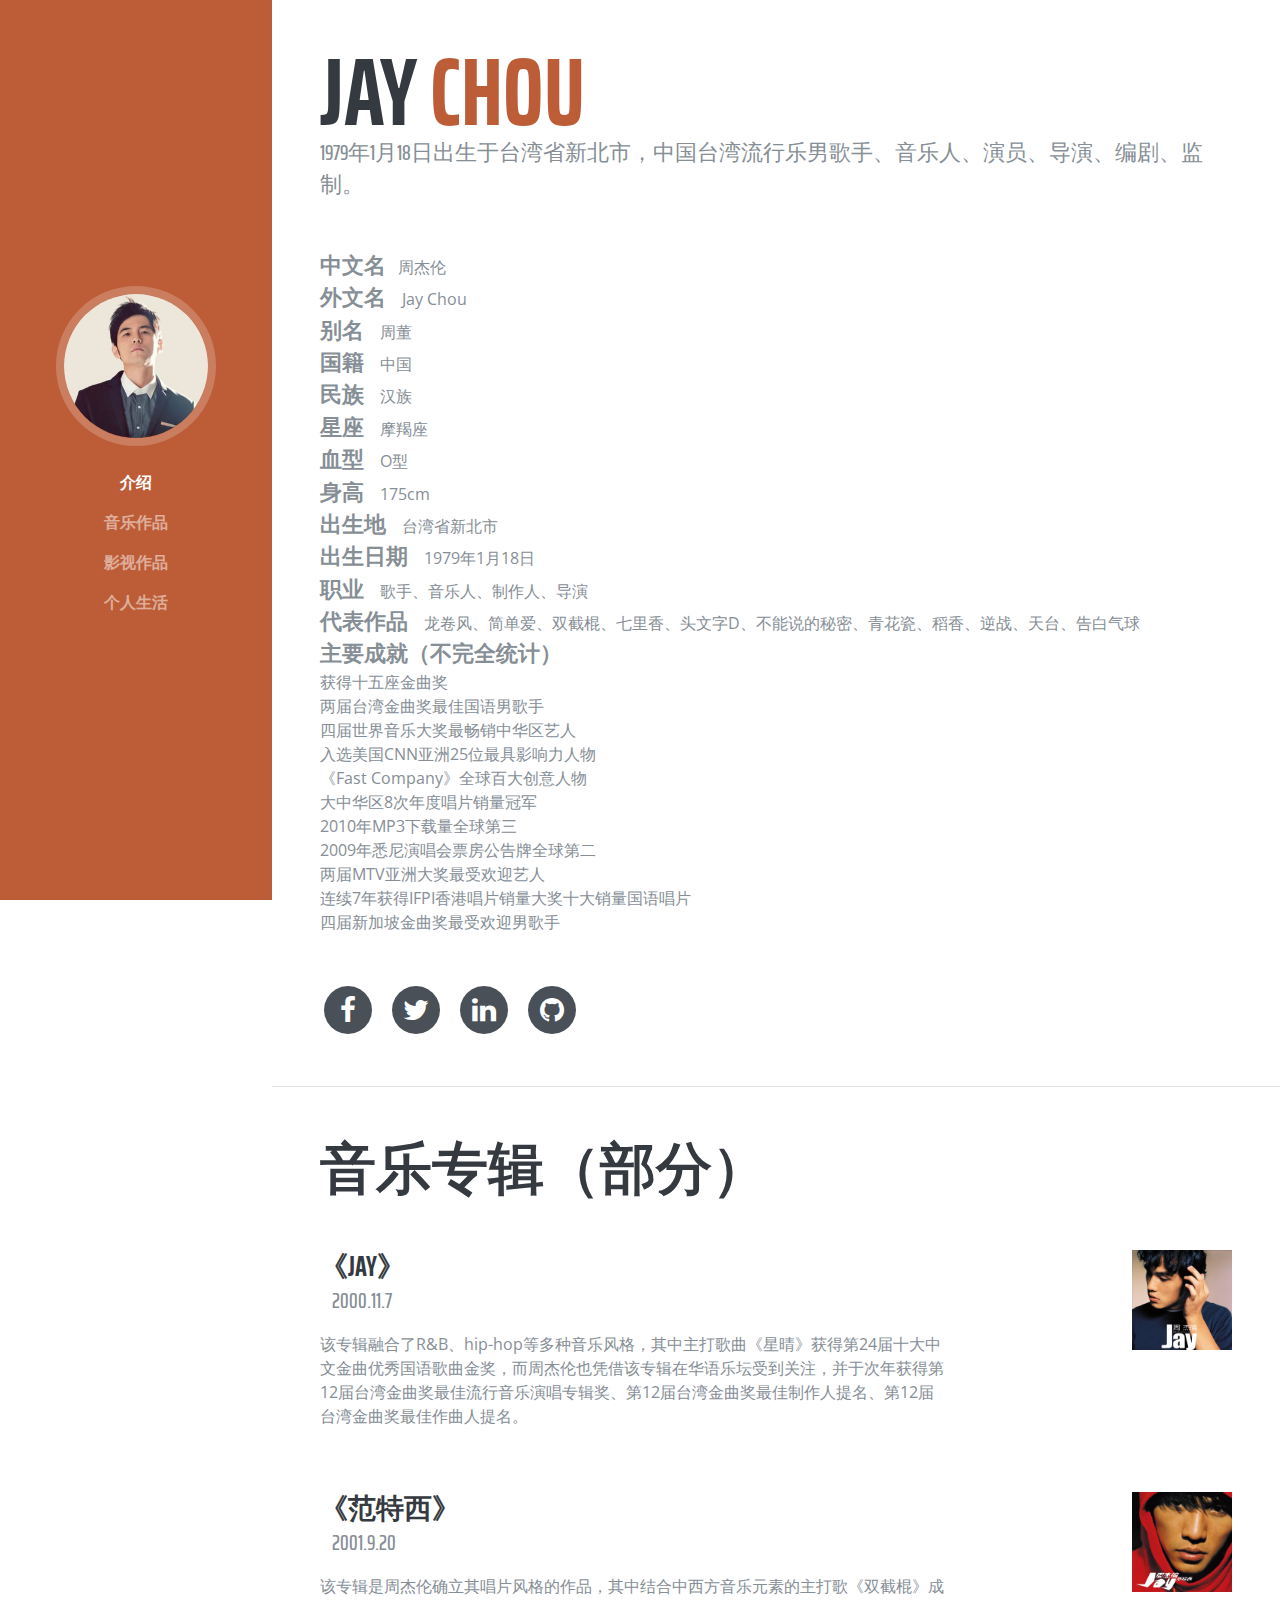
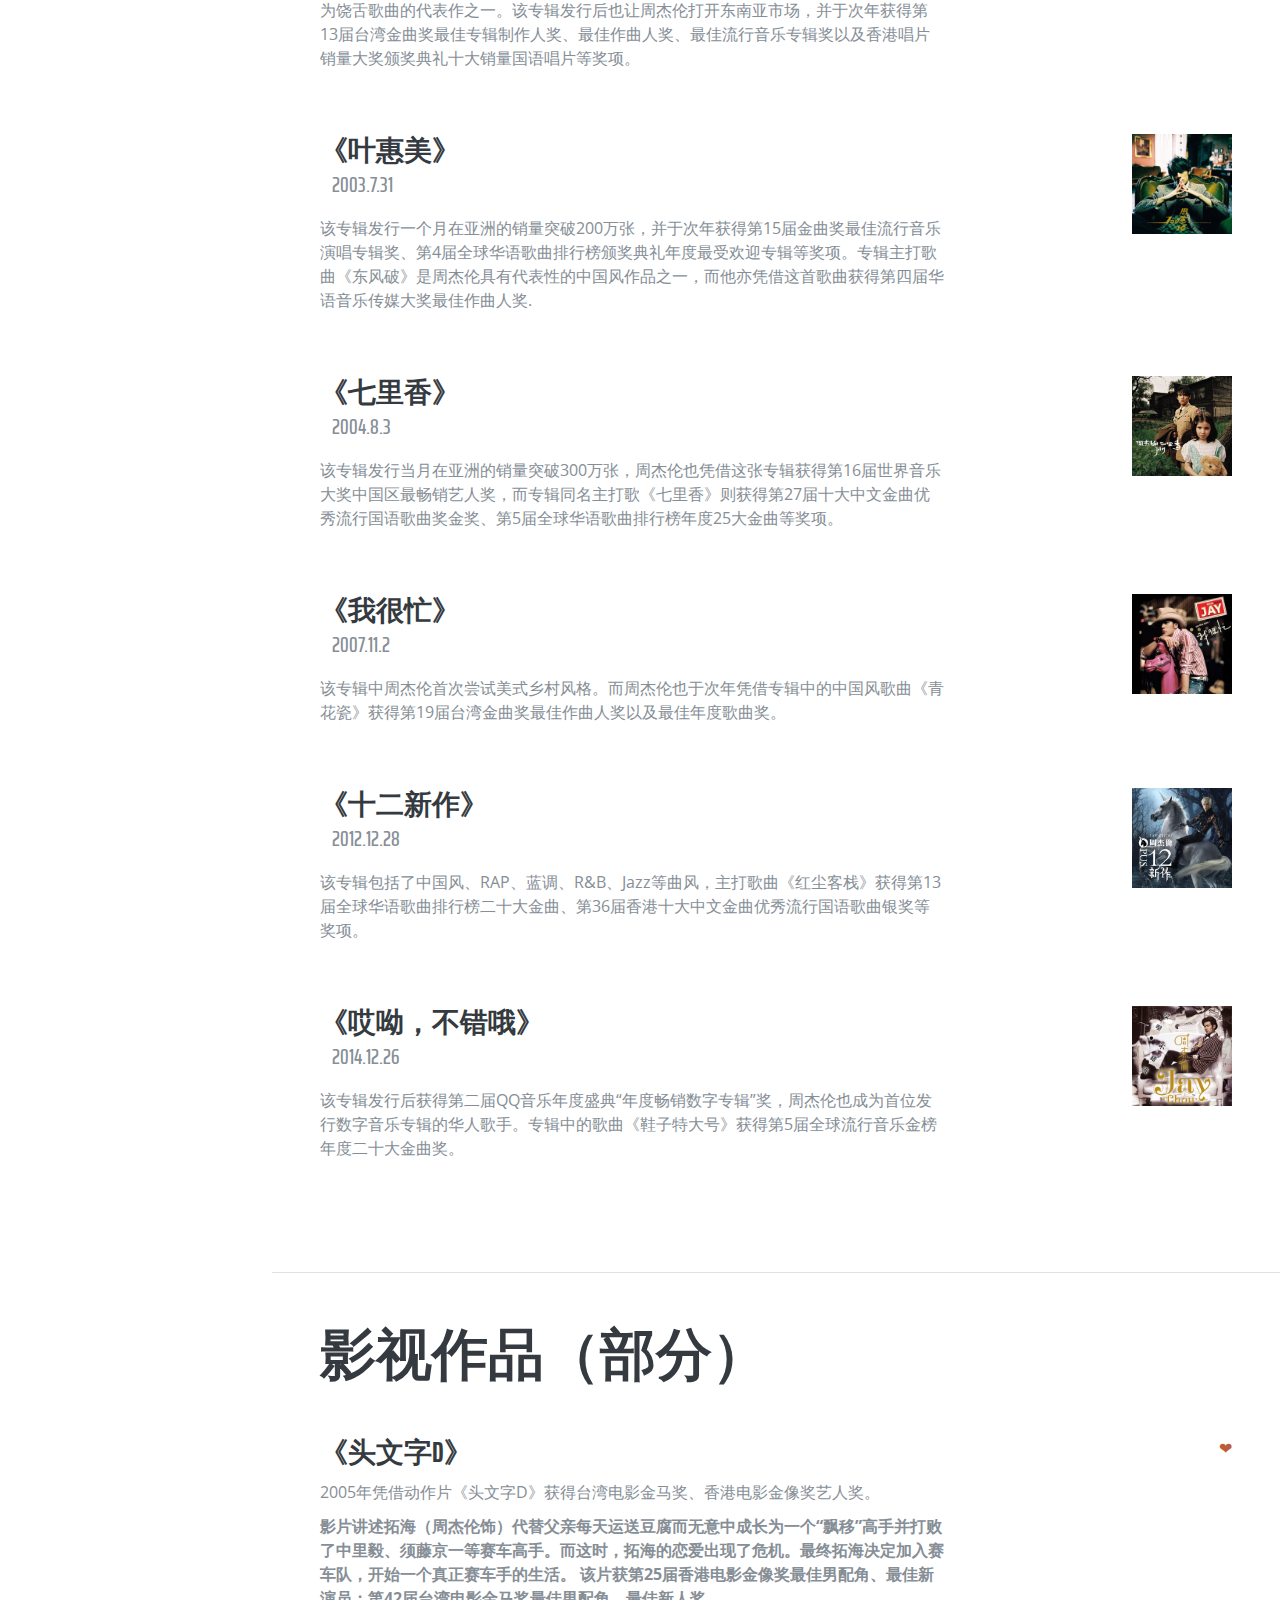
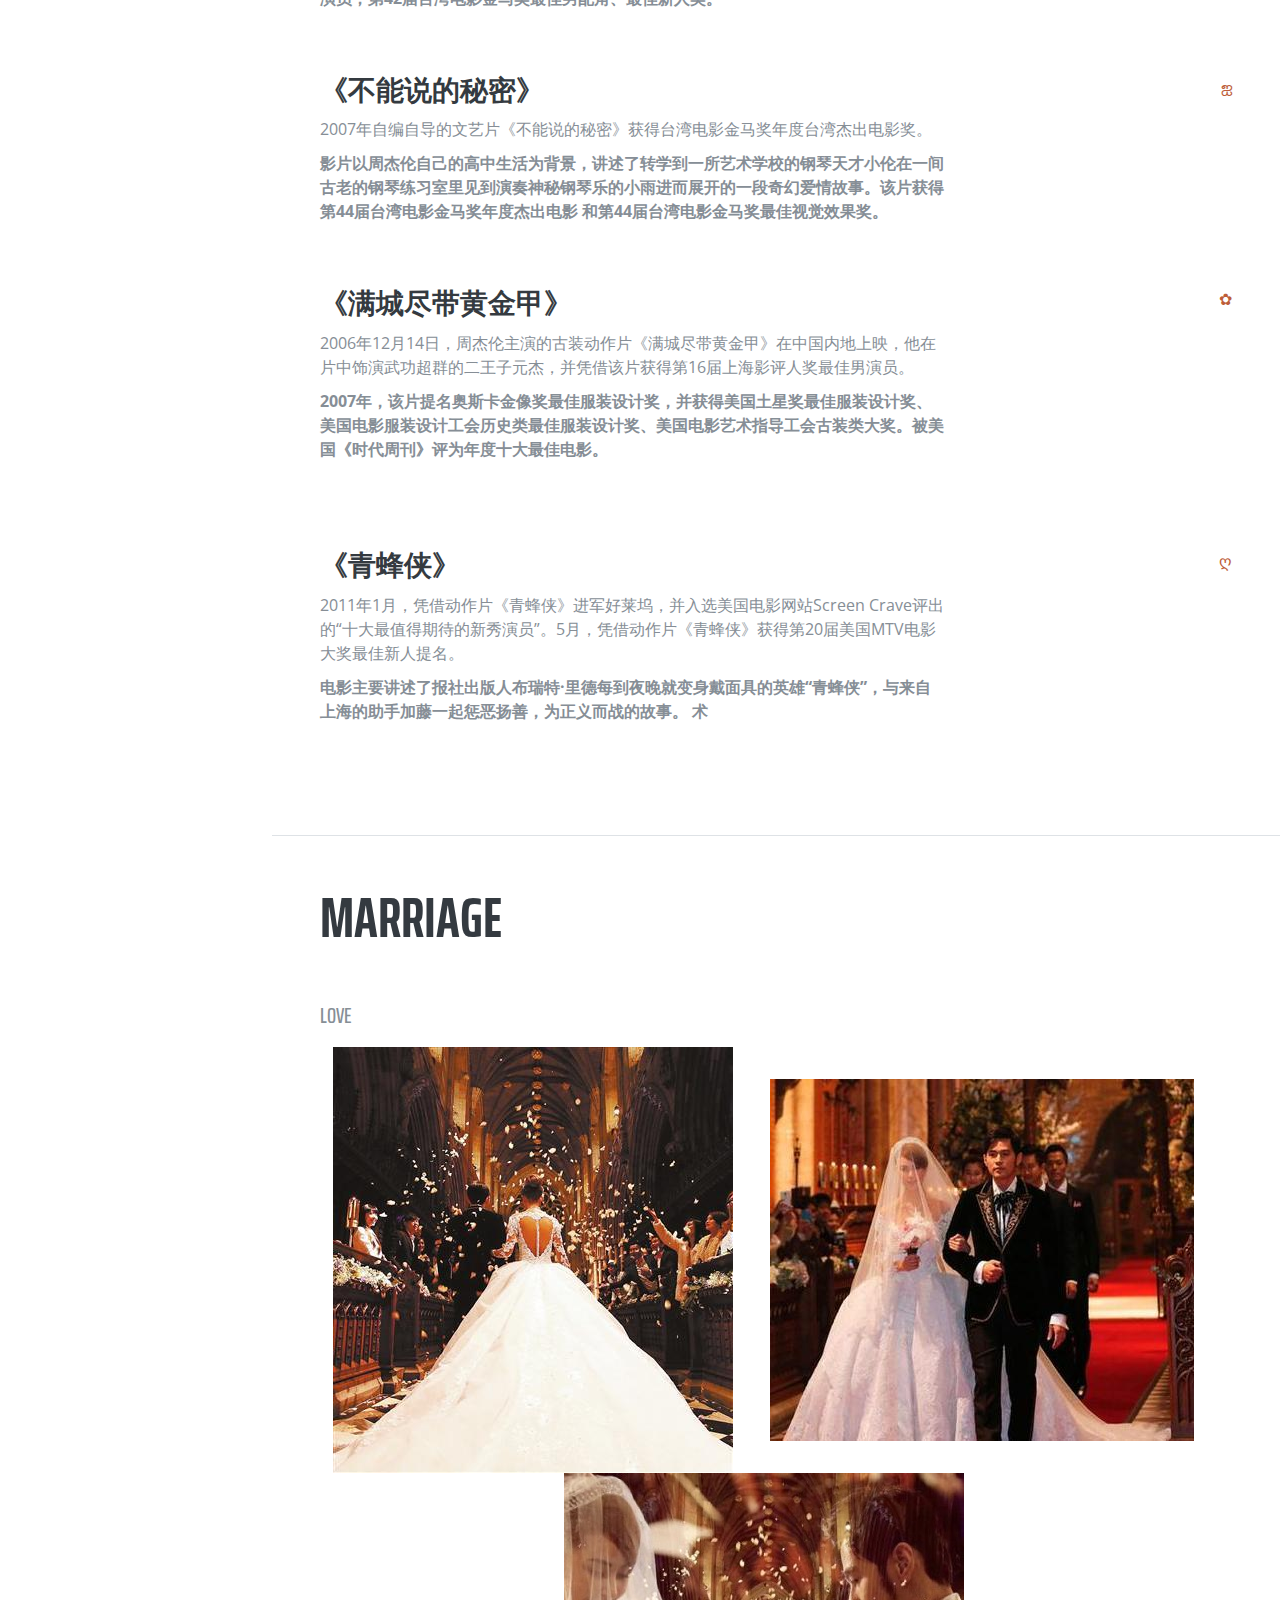
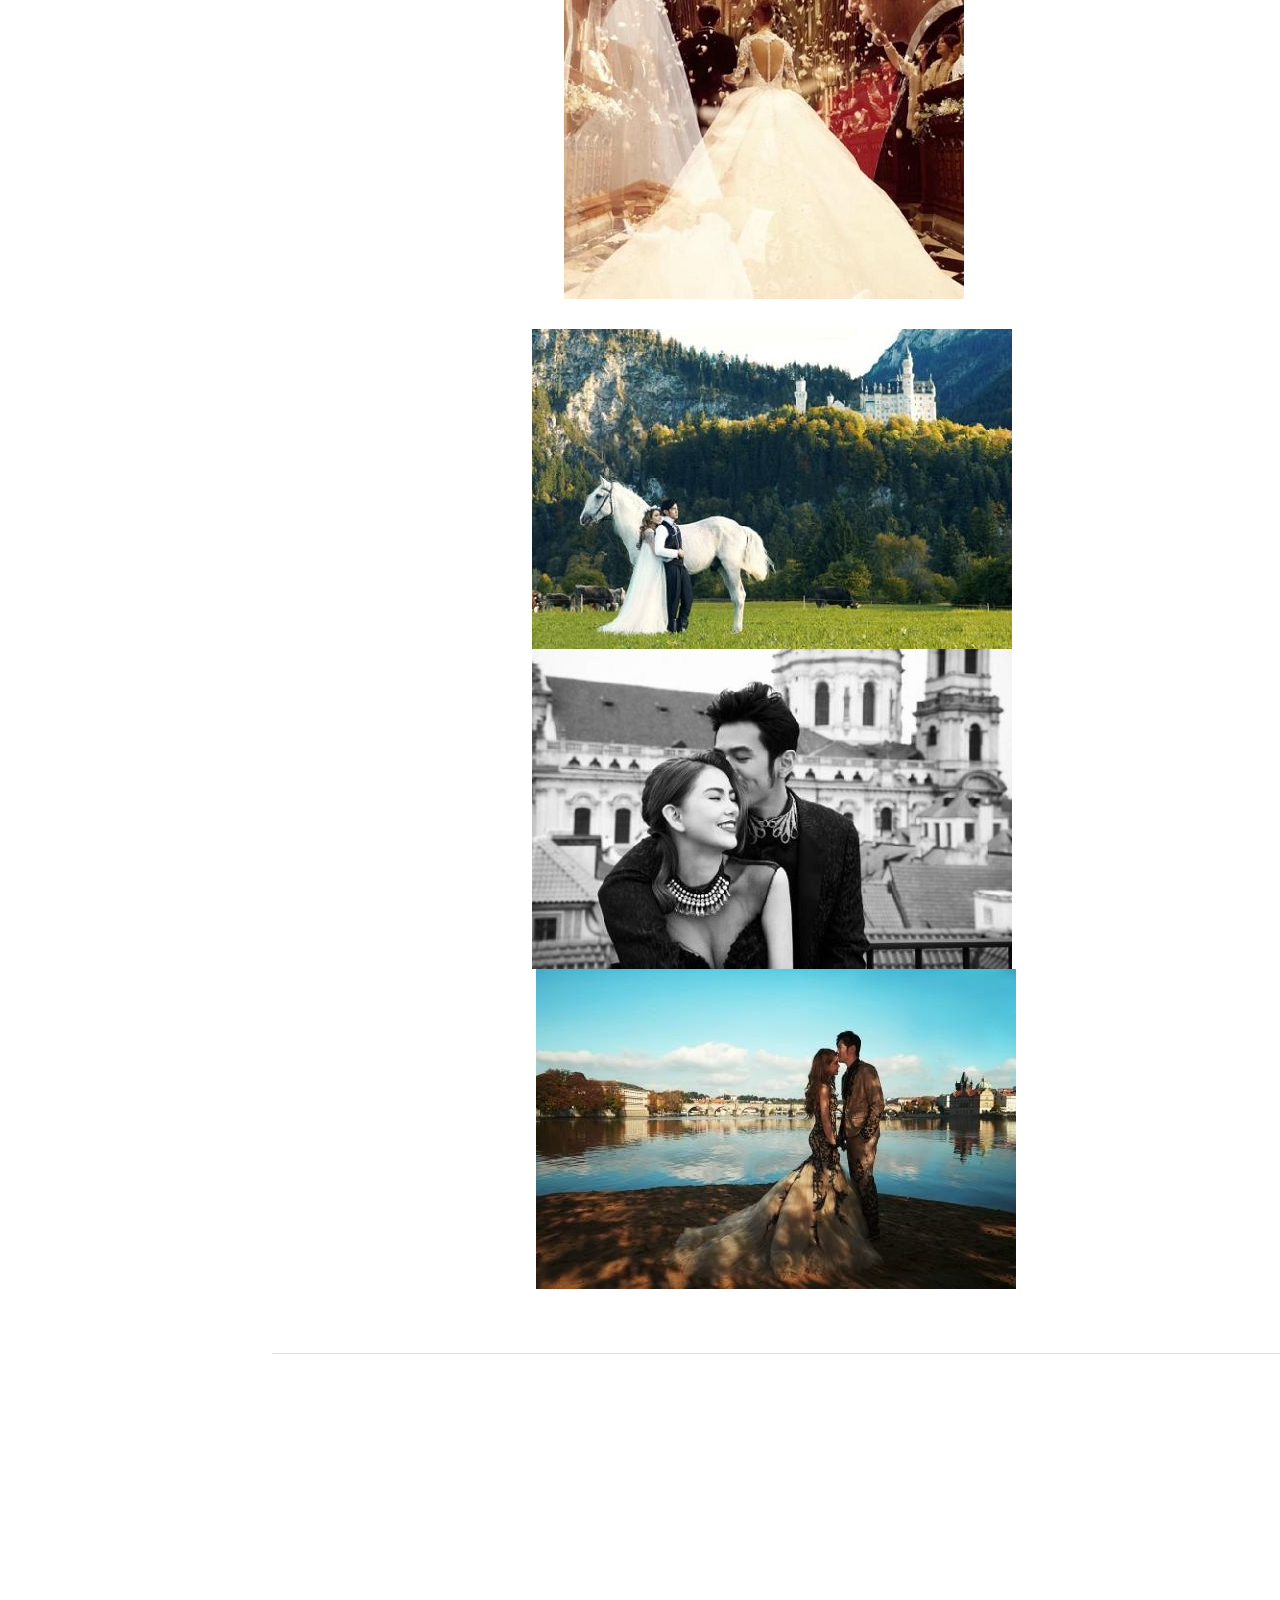
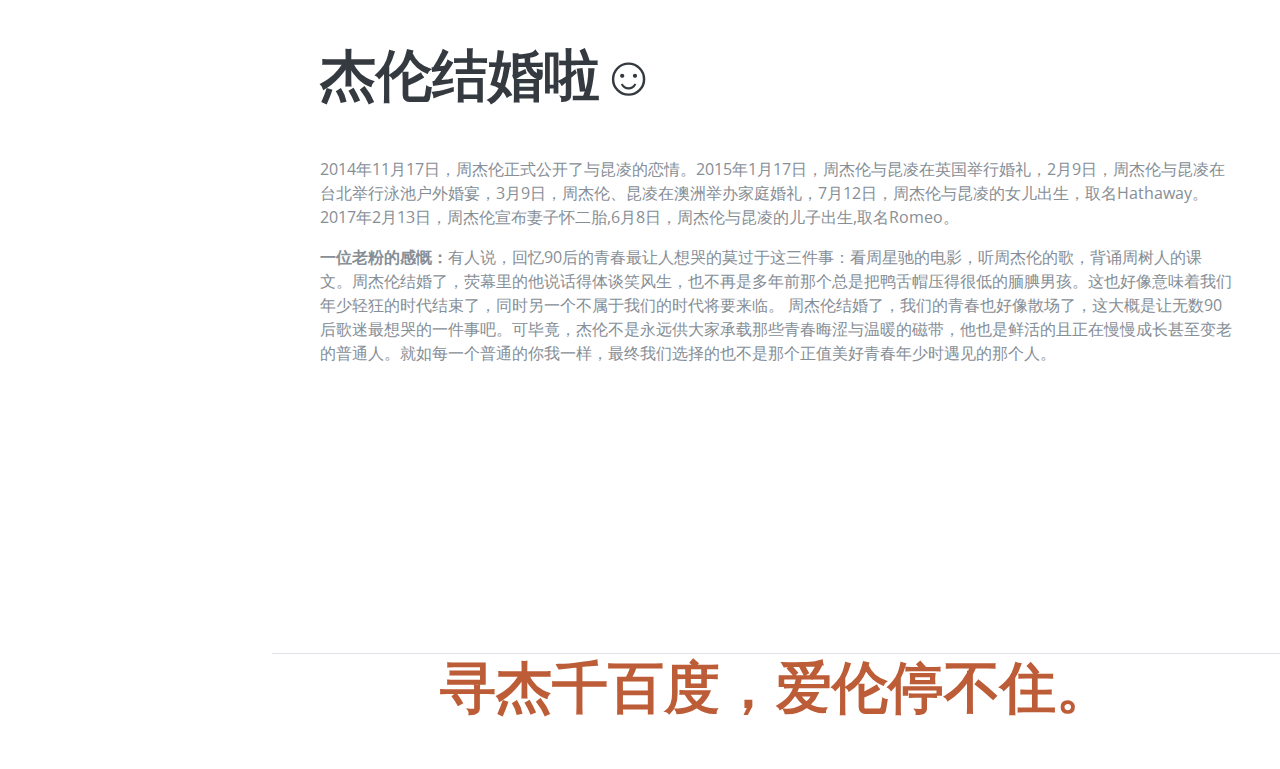
<file: rentingt/01/index.html>
﻿<!DOCTYPE html>
<html lang="en">

  <head>

    <meta charset="utf-8">
    <meta name="viewport" content="width=device-width, initial-scale=1, shrink-to-fit=no">
    <meta name="description" content="">
    <meta name="author" content="">

    <title>JayChou</title>

    <!-- Bootstrap core CSS -->
    <link href="vendor/bootstrap/css/bootstrap.min.css" rel="stylesheet">

    <!-- Custom fonts for this template -->
    <link href="https://fonts.googleapis.com/css?family=Saira+Extra+Condensed:100,200,300,400,500,600,700,800,900" rel="stylesheet">
    <link href="https://fonts.googleapis.com/css?family=Open+Sans:300,300i,400,400i,600,600i,700,700i,800,800i" rel="stylesheet">
    <link href="vendor/font-awesome/css/font-awesome.min.css" rel="stylesheet">
    <link href="vendor/devicons/css/devicons.min.css" rel="stylesheet">
    <link href="vendor/simple-line-icons/css/simple-line-icons.css" rel="stylesheet">

    <!-- Custom styles for this template -->
    <link href="css/resume.min.css" rel="stylesheet">
    <script type="text/javascript" src="js/jquery.min.js"></script>

    <style>
	
	.list-inline-item img{
		cursor:pointer;
		transition:all 0.6s;
	}
	.list-inline-item img:hover{
		transform:scale(1.1);
	}
	
	a {
    text-decoration: none;
	}
.product {
    display: block;
    position: relative;
    
}
.product:hover {
    border: none
}
.product:hover span {
    height: 70px;
}
.product span {
    position: absolute;
    left: 0;
    bottom: 0;
    _bottom: 4px;
    overflow: hidden;
    width: 100%;
    height: 0px;
    background: #000;
    opacity: 0.7;
    filter: alpha(opacity=70);
    text-align: center;
}

.particletext {

 
  position: relative;
  
}
 body .particletext.hearts > .particle {
  opacity: 0;
  position: absolute;
  background-color: #FCC;
  -webkit-animation: hearts 5s ease-in infinite;
          animation: hearts 5s ease-in infinite;
}
body .particletext.hearts > .particle:before, body .particletext.hearts > .particle:after {
  position: absolute;
  content: '';
  border-radius: 100px;
  top: 0px;
  left: 0px;
  width: 100%;
  height: 100%;
  background-color:#FCC;
}
body .particletext.hearts > .particle:before {
  -webkit-transform: translateX(-50%);
          transform: translateX(-50%);
}
body .particletext.hearts > .particle:after {
  -webkit-transform: translateY(-50%);
          transform: translateY(-50%);
}
@-webkit-keyframes hearts {
  0% {
    opacity: 0;
    -webkit-transform: translate(0, 0%) rotate(45deg);
            transform: translate(0, 0%) rotate(45deg);
  }
  20% {
    opacity: 0.8;
    -webkit-transform: translate(0, -20%) rotate(45deg);
            transform: translate(0, -20%) rotate(45deg);
  }
  100% {
    opacity: 0;
    -webkit-transform: translate(0, -1000%) rotate(45deg);
            transform: translate(0, -1000%) rotate(45deg);
  }
}
@keyframes hearts {
  0% {
    opacity: 0;
    -webkit-transform: translate(0, 0%) rotate(45deg);
            transform: translate(0, 0%) rotate(45deg);
  }
  20% {
    opacity: 0.8;
    -webkit-transform: translate(0, -20%) rotate(45deg);
            transform: translate(0, -20%) rotate(45deg);
  }
  100% {
    opacity: 0;
    -webkit-transform: translate(0, -1000%) rotate(45deg);
            transform: translate(0, -1000%) rotate(45deg);
  }
}
	</style>

  </head>

  <body id="page-top">

    <nav class="navbar navbar-expand-lg navbar-dark bg-primary fixed-top" id="sideNav">
      <a class="navbar-brand js-scroll-trigger" href="#page-top">
        <span class="d-block d-lg-none">Start Bootstrap</span>
        <span class="d-none d-lg-block">
          <img class="img-fluid img-profile rounded-circle mx-auto mb-2" src="img/profile.jpg" alt="">
        </span>
      </a>
      <button class="navbar-toggler" type="button" data-toggle="collapse" data-target="#navbarSupportedContent" aria-controls="navbarSupportedContent" aria-expanded="false" aria-label="Toggle navigation">
        <span class="navbar-toggler-icon"></span>
      </button>
      <div class="collapse navbar-collapse" id="navbarSupportedContent">
        <ul class="navbar-nav">
          <li class="nav-item">
            <a class="nav-link js-scroll-trigger" href="#about">介绍</a>
          </li>
          <li class="nav-item">
            <a class="nav-link js-scroll-trigger" href="#experience">音乐作品</a>
          </li>
          <li class="nav-item">
            <a class="nav-link js-scroll-trigger" href="#education">影视作品</a>
          </li>
          <li class="nav-item">
            <a class="nav-link js-scroll-trigger" href="#skills">个人生活</a>
          </li>
          
        </ul>
      </div>
    </nav>

    <div class="container-fluid p-0">

      <section class="resume-section p-3 p-lg-5 d-flex d-column" id="about">
        <div class="my-auto">
          <h1 class="mb-0">Jay
            <span class="text-primary">Chou</span>
          </h1>
          <div class="subheading mb-5">1979年1月18日出生于台湾省新北市，中国台湾流行乐男歌手、音乐人、演员、导演、编剧、监制。
          </div>
          <p class="mb-5"><span class="subheading mb-5"><strong>中文名</strong></span>&nbsp;&nbsp;&nbsp;周杰伦<br>
          <span class="subheading mb-5"><strong>外文名</strong></span> &nbsp;&nbsp;&nbsp;Jay Chou<br>
          <span class="subheading mb-5"><strong>别名</strong></span> &nbsp;&nbsp;&nbsp;周董<br>
          <span class="subheading mb-5"><strong>国籍</strong></span>&nbsp;&nbsp;&nbsp; 中国<br>
          <span class="subheading mb-5"><strong>民族</strong></span>&nbsp;&nbsp;&nbsp; 汉族<br>
          <span class="subheading mb-5"><strong>星座</strong></span> &nbsp;&nbsp;&nbsp;摩羯座<br>
          <span class="subheading mb-5"><strong>血型</strong></span>&nbsp;&nbsp;&nbsp; O型<br>
          <span class="subheading mb-5"><strong>身高</strong></span> &nbsp;&nbsp;&nbsp;175cm<br>
          <span class="subheading mb-5"><strong>出生地</strong></span>&nbsp;&nbsp;&nbsp; 台湾省新北市<br>
          <span class="subheading mb-5"><strong>出生日期</strong></span> &nbsp;&nbsp;&nbsp;1979年1月18日<br>
         <span class="subheading mb-5"><strong>职业</strong></span> &nbsp;&nbsp;&nbsp;歌手、音乐人、制作人、导演<br>
          <span class="subheading mb-5"><strong>代表作品</strong></span> &nbsp;&nbsp;&nbsp;龙卷风、简单爱、双截棍、七里香、头文字D、不能说的秘密、青花瓷、稻香、逆战、天台、告白气球<br>
         <span class="subheading mb-5"><strong>主要成就（不完全统计）</strong></span><br>
          获得十五座金曲奖<br>
          两届台湾金曲奖最佳国语男歌手<br>
          四届世界音乐大奖最畅销中华区艺人<br>
          入选美国CNN亚洲25位最具影响力人物 <br>
         《Fast Company》全球百大创意人物<br>
          大中华区8次年度唱片销量冠军<br>
          2010年MP3下载量全球第三<br>
          2009年悉尼演唱会票房公告牌全球第二<br>
          两届MTV亚洲大奖最受欢迎艺人<br>
          连续7年获得IFPI香港唱片销量大奖十大销量国语唱片<br>
          四届新加坡金曲奖最受欢迎男歌手<br>
</p>
          <ul class="list-inline list-social-icons mb-0">
            <li class="list-inline-item">
              <a href="#">
                <span class="fa-stack fa-lg">
                  <i class="fa fa-circle fa-stack-2x"></i>
                  <i class="fa fa-facebook fa-stack-1x fa-inverse"></i>
                </span>
              </a>
            </li>
            <li class="list-inline-item">
              <a href="#">
                <span class="fa-stack fa-lg">
                  <i class="fa fa-circle fa-stack-2x"></i>
                  <i class="fa fa-twitter fa-stack-1x fa-inverse"></i>
                </span>
              </a>
            </li>
            <li class="list-inline-item">
              <a href="#">
                <span class="fa-stack fa-lg">
                  <i class="fa fa-circle fa-stack-2x"></i>
                  <i class="fa fa-linkedin fa-stack-1x fa-inverse"></i>
                </span>
              </a>
            </li>
            <li class="list-inline-item">
              <a href="#">
                <span class="fa-stack fa-lg">
                  <i class="fa fa-circle fa-stack-2x"></i>
                  <i class="fa fa-github fa-stack-1x fa-inverse"></i>
                </span>
              </a>
            </li>
          </ul>
        </div>
      </section>

      <section class="resume-section p-3 p-lg-5 d-flex flex-column" id="experience">
        <div class="my-auto">
          <h2 class="mb-5">音乐专辑（部分）</h2>

          <div class="resume-item d-flex flex-column flex-md-row mb-5">
            <div class="resume-content mr-auto">
              <h3 class="mb-0">《Jay》</h3>
              <div class="subheading mb-3">&nbsp;&nbsp;&nbsp;&nbsp;2000.11.7</div>
              <p>该专辑融合了R&B、hip-hop等多种音乐风格，其中主打歌曲《星晴》获得第24届十大中文金曲优秀国语歌曲金奖，而周杰伦也凭借该专辑在华语乐坛受到关注，并于次年获得第12届台湾金曲奖最佳流行音乐演唱专辑奖、第12届台湾金曲奖最佳制作人提名、第12届台湾金曲奖最佳作曲人提名。
              </p>
            </div>
            <div class="resume-date text-md-right">
              <span class="text-primary"><img src="img/Jay 同名专辑_7946170535396804.jpg" width="100" height="100"></span>
            </div>
          </div>

          <div class="resume-item d-flex flex-column flex-md-row mb-5">
            <div class="resume-content mr-auto">
              <h3 class="mb-0">《范特西》</h3>
              <div class="subheading mb-3">&nbsp;&nbsp;&nbsp;&nbsp;2001.9.20</div>
              <p>该专辑是周杰伦确立其唱片风格的作品，其中结合中西方音乐元素的主打歌《双截棍》成为饶舌歌曲的代表作之一。该专辑发行后也让周杰伦打开东南亚市场，并于次年获得第13届台湾金曲奖最佳专辑制作人奖、最佳作曲人奖、最佳流行音乐专辑奖以及香港唱片销量大奖颁奖典礼十大销量国语唱片等奖项。
</p>
            </div>
            <div class="resume-date text-md-right">
              <span class="text-primary"><img src="img/范特西_109951163076302925.jpg" width="100" height="100"></span>
            </div>
          </div>

          <div class="resume-item d-flex flex-column flex-md-row mb-5">
            <div class="resume-content mr-auto">
              <h3 class="mb-0">《叶惠美》</h3>
              <div class="subheading mb-3">&nbsp;&nbsp;&nbsp;&nbsp;2003.7.31</div>
              <p>该专辑发行一个月在亚洲的销量突破200万张，并于次年获得第15届金曲奖最佳流行音乐演唱专辑奖、第4届全球华语歌曲排行榜颁奖典礼年度最受欢迎专辑等奖项。专辑主打歌曲《东风破》是周杰伦具有代表性的中国风作品之一，而他亦凭借这首歌曲获得第四届华语音乐传媒大奖最佳作曲人奖.
</p>
            </div>
            <div class="resume-date text-md-right">
              <span class="text-primary"><img src="img/叶惠美_18894007811887644.jpg" width="100" height="100"></span>
            </div>
          </div>

         <div class="resume-item d-flex flex-column flex-md-row mb-5">
            <div class="resume-content mr-auto">
              <h3 class="mb-0">《七里香》</h3>
              <div class="subheading mb-3">&nbsp;&nbsp;&nbsp;&nbsp;2004.8.3</div>
              <p>该专辑发行当月在亚洲的销量突破300万张，周杰伦也凭借这张专辑获得第16届世界音乐大奖中国区最畅销艺人奖，而专辑同名主打歌《七里香》则获得第27届十大中文金曲优秀流行国语歌曲奖金奖、第5届全球华语歌曲排行榜年度25大金曲等奖项。
</p>
            </div>
            <div class="resume-date text-md-right">
              <span class="text-primary"><img src="img/七里香_7746059418324672.jpg"width="100" height="100"></span>
            </div>
          </div>
         <div class="resume-item d-flex flex-column flex-md-row mb-5">
            <div class="resume-content mr-auto">
              <h3 class="mb-0">《我很忙》</h3>
              <div class="subheading mb-3">&nbsp;&nbsp;&nbsp;&nbsp;2007.11.2</div>
              <p>该专辑中周杰伦首次尝试美式乡村风格。而周杰伦也于次年凭借专辑中的中国风歌曲《青花瓷》获得第19届台湾金曲奖最佳作曲人奖以及最佳年度歌曲奖。

</p>
            </div>
            <div class="resume-date text-md-right">
              <span class="text-primary"><img src="img/我很忙_19082024300336034.jpg" width="100" height="100"></span>
            </div>
          </div>
<div class="resume-item d-flex flex-column flex-md-row mb-5">
            <div class="resume-content mr-auto">
              <h3 class="mb-0">《十二新作》</h3>
              <div class="subheading mb-3">&nbsp;&nbsp;&nbsp;&nbsp;2012.12.28</div>
              <p>该专辑包括了中国风、RAP、蓝调、R&B、Jazz等曲风，主打歌曲《红尘客栈》获得第13届全球华语歌曲排行榜二十大金曲、第36届香港十大中文金曲优秀流行国语歌曲银奖等奖项。
</p>
            </div>
            <div class="resume-date text-md-right">
              <span class="text-primary"><img src="img/十二新作_851021999950907.jpg" width="100" height="100"></span>
            </div>
          </div>
         <div class="resume-item d-flex flex-column flex-md-row mb-5">
            <div class="resume-content mr-auto">
              <h3 class="mb-0">《哎呦，不错哦》</h3>
              <div class="subheading mb-3">&nbsp;&nbsp;&nbsp;&nbsp;2014.12.26</div>
              <p>该专辑发行后获得第二届QQ音乐年度盛典“年度畅销数字专辑”奖，周杰伦也成为首位发行数字音乐专辑的华人歌手。专辑中的歌曲《鞋子特大号》获得第5届全球流行音乐金榜年度二十大金曲奖。
</p>
            </div>
            <div class="resume-date text-md-right">
              <span class="text-primary"><img src="img/哎呦，不错哦_18874216602702134.jpg" width="100" height="100"></span>
            </div>
          </div>
        </div>

      </section>

      <section class="resume-section p-3 p-lg-5 d-flex flex-column" id="education">
        <div class="my-auto">
          <h2 class="mb-5">影视作品（部分）</h2>

          <div class="resume-item d-flex flex-column flex-md-row mb-5">
            <div class="resume-content mr-auto">
              <h3 class="mb-0">《头文字D》</h3>
              <div style="margin-top:10px; margin-bottom:10px;">2005年凭借动作片《头文字D》获得台湾电影金马奖、香港电影金像奖艺人奖。
</div>
<p><strong> 影片讲述拓海（周杰伦饰）代替父亲每天运送豆腐而无意中成长为一个“飘移”高手并打败了中里毅、须藤京一等赛车高手。而这时，拓海的恋爱出现了危机。最终拓海决定加入赛车队，开始一个真正赛车手的生活。

该片获第25届香港电影金像奖最佳男配角、最佳新演员；第42届台湾电影金马奖最佳男配角、最佳新人奖。

</strong></p>
             
            </div>
            <div class="resume-date text-md-right">
              <span class="text-primary">❤</span>
            </div>
          </div>

          <div class="resume-item d-flex flex-column flex-md-row mb-5">
            <div class="resume-content mr-auto">
              <h3 class="mb-0">《不能说的秘密》</h3>
              <div style="margin-top:10px; margin-bottom:10px;">2007年自编自导的文艺片《不能说的秘密》获得台湾电影金马奖年度台湾杰出电影奖。
</div>
            <p><strong>影片以周杰伦自己的高中生活为背景，讲述了转学到一所艺术学校的钢琴天才小伦在一间古老的钢琴练习室里见到演奏神秘钢琴乐的小雨进而展开的一段奇幻爱情故事。该片获得第44届台湾电影金马奖年度杰出电影
和第44届台湾电影金马奖最佳视觉效果奖。
</strong>
</p> 
            </div>
            <div class="resume-date text-md-right">
              <span class="text-primary">ஐ</span>
            </div>
          </div>
           <div class="resume-item d-flex flex-column flex-md-row mb-5">
            <div class="resume-content mr-auto">
              <h3 class="mb-0">《满城尽带黄金甲》</h3>
              <div style="margin-top:10px; margin-bottom:10px;">2006年12月14日，周杰伦主演的古装动作片《满城尽带黄金甲》在中国内地上映，他在片中饰演武功超群的二王子元杰，并凭借该片获得第16届上海影评人奖最佳男演员。</div>

            <p><strong>2007年，该片提名奥斯卡金像奖最佳服装设计奖，并获得美国土星奖最佳服装设计奖、美国电影服装设计工会历史类最佳服装设计奖、美国电影艺术指导工会古装类大奖。被美国《时代周刊》评为年度十大最佳电影。

</strong>
</p> 
            </div>
            <div class="resume-date text-md-right">
              <span class="text-primary">✿</span>
            </div>
          </div><br>
<div class="resume-item d-flex flex-column flex-md-row mb-5">
            <div class="resume-content mr-auto">
              <h3 class="mb-0">《青蜂侠》</h3>
              <div style="margin-top:10px; margin-bottom:10px;">2011年1月，凭借动作片《青蜂侠》进军好莱坞，并入选美国电影网站Screen Crave评出的“十大最值得期待的新秀演员”。5月，凭借动作片《青蜂侠》获得第20届美国MTV电影大奖最佳新人提名。</div>
            <p><strong>电影主要讲述了报社出版人布瑞特·里德每到夜晚就变身戴面具的英雄“青蜂侠”，与来自上海的助手加藤一起惩恶扬善，为正义而战的故事。
术
</strong>
</p> 
            </div>
            <div class="resume-date text-md-right">
              <span class="text-primary">ღ</span>
            </div>
          </div>
        </div>
      </section>
          
      <section class="resume-section p-3 p-lg-5 d-flex flex-column" id="skills">
        <div class="my-auto">
          <h2 class="mb-5">marriage</h2>

          <div class="subheading mb-3">Love</div>
         <center> <ul class="list-inline list-icons">
            <li class="list-inline-item" style="margin-right:25px;"  >
             <a href="#"class="product"><img src="img/1686547161.png" width="400" height="426" ><span>Love</span></a>
            </li>
            <li class="list-inline-item" style="margin-right:25px;">
              <a href="#"class="product"><img src="img/-594079299.png"><span>Love</span></a>
            </li>
         
            <li class="list-inline-item" style="margin-right:25px;">
              <a href="#"class="product"> <img src="img/1502085983.png" width="400" height="426"><span>Love</span></a>
            </li>
            </ul>
            </center>
            <center>
            <ul class="list-inline list-icons" style="margin-top:30px;">
            <li class="list-inline-item" >
              <a href="#"class="product"> <img src="img/726444780.png"><span>Love</span></a>
            </li>
            <li class="list-inline-item" >
               <a href="#"class="product"><img src="img/-209693956.png"><span>Love</span></a>
            </li>
            <li class="list-inline-item" >
              <a href="#"class="product"><img src="img/1175652978.png"><span>Love</span></a>
            </li>
          </ul>
          </center>
        </div>
      </section>

      <section class="resume-section p-3 p-lg-5 d-flex flex-column" id="interests" >
        <div class="my-auto" >
          <h2 class="mb-5">杰伦结婚啦☺</h2>
          <p class="particletext hearts">2014年11月17日，周杰伦正式公开了与昆凌的恋情。2015年1月17日，周杰伦与昆凌在英国举行婚礼，2月9日，周杰伦与昆凌在台北举行泳池户外婚宴，3月9日，周杰伦、昆凌在澳洲举办家庭婚礼，7月12日，周杰伦与昆凌的女儿出生，取名Hathaway。2017年2月13日，周杰伦宣布妻子怀二胎,6月8日，周杰伦与昆凌的儿子出生,取名Romeo。


</p>
          <p class="mb-0 particletext hearts"s><strong>一位老粉的感慨：</strong>有人说，回忆90后的青春最让人想哭的莫过于这三件事：看周星驰的电影，听周杰伦的歌，背诵周树人的课文。周杰伦结婚了，荧幕里的他说话得体谈笑风生，也不再是多年前那个总是把鸭舌帽压得很低的腼腆男孩。这也好像意味着我们年少轻狂的时代结束了，同时另一个不属于我们的时代将要来临。
周杰伦结婚了，我们的青春也好像散场了，这大概是让无数90后歌迷最想哭的一件事吧。可毕竟，杰伦不是永远供大家承载那些青春晦涩与温暖的磁带，他也是鲜活的且正在慢慢成长甚至变老的普通人。就如每一个普通的你我一样，最终我们选择的也不是那个正值美好青春年少时遇见的那个人。</p>
        </div>
      </section>

      <section >
        <div class="my-auto" style="text-align:center;">
          <h2 class="mb-5" style="color:#bd5d38;">寻杰千百度，爱伦停不住。</h2>
          
        </div>
      </section>

    </div>

    <!-- Bootstrap core JavaScript -->
    <script src="vendor/jquery/jquery.min.js"></script>
    <script src="vendor/bootstrap/js/bootstrap.bundle.min.js"></script>

    <!-- Plugin JavaScript -->
    <script src="vendor/jquery-easing/jquery.easing.min.js"></script>

    <!-- Custom scripts for this template -->
    <script src="js/resume.min.js"></script>
 <script>
//okpt("CSS Particle Effects");
function initparticles() {
   bubbles();
   hearts();
   lines();
   confetti();
   fire();
   sunbeams();
}

/*The measurements are ... whack (so to say), for more general text usage I would generate different sized particles for the size of text; consider this pen a POC*/

function bubbles() {
   $.each($(".particletext.bubbles"), function(){
      var bubblecount = ($(this).width()/50)*10;
      for(var i = 0; i <= bubblecount; i++) {
         var size = ($.rnd(40,80)/10);
         $(this).append('<span class="particle" style="top:' + $.rnd(20,80) + '%; left:' + $.rnd(0,95) + '%;width:' + size + 'px; height:' + size + 'px;animation-delay: ' + ($.rnd(0,30)/10) + 's;"></span>');
      }
   });
}

function hearts() {
   $.each($(".particletext.hearts"), function(){
      var heartcount = ($(this).width()/50)*5;
      for(var i = 0; i <= heartcount; i++) {
         var size = ($.rnd(60,120)/10);
         $(this).append('<span class="particle" style="top:' + $.rnd(20,80) + '%; left:' + $.rnd(0,95) + '%;width:' + size + 'px; height:' + size + 'px;animation-delay: ' + ($.rnd(0,30)/10) + 's;"></span>');
      }
   });
}

function lines() {
   $.each($(".particletext.lines"), function(){
      var linecount = ($(this).width()/50)*10;
      for(var i = 0; i <= linecount; i++) {
         $(this).append('<span class="particle" style="top:' + $.rnd(-30,30) + '%; left:' + $.rnd(-10,110) + '%;width:' + $.rnd(1,3) + 'px; height:' + $.rnd(20,80) + '%;animation-delay: -' + ($.rnd(0,30)/10) + 's;"></span>');
      }
   });
}

function confetti() {
   $.each($(".particletext.confetti"), function(){
      var confetticount = ($(this).width()/50)*10;
      for(var i = 0; i <= confetticount; i++) {
         $(this).append('<span class="particle c' + $.rnd(1,2) + '" style="top:' + $.rnd(10,50) + '%; left:' + $.rnd(0,100) + '%;width:' + $.rnd(6,8) + 'px; height:' + $.rnd(3,4) + 'px;animation-delay: ' + ($.rnd(0,30)/10) + 's;"></span>');
      }
   });
}

function fire() {
   $.each($(".particletext.fire"), function(){
      var firecount = ($(this).width()/50)*20;
      for(var i = 0; i <= firecount; i++) {
         var size = $.rnd(8,12);
         $(this).append('<span class="particle" style="top:' + $.rnd(40,70) + '%; left:' + $.rnd(-10,100) + '%;width:' + size + 'px; height:' + size + 'px;animation-delay: ' + ($.rnd(0,20)/10) + 's;"></span>');
      }
   });
}

function sunbeams() {
   $.each($(".particletext.sunbeams"), function(){
      var linecount = ($(this).width()/50)*10;
      for(var i = 0; i <= linecount; i++) {
         $(this).append('<span class="particle" style="top:' + $.rnd(-50,00) + '%; left:' + $.rnd(0,100) + '%;width:' + $.rnd(1,3) + 'px; height:' + $.rnd(80,160) + '%;animation-delay: -' + ($.rnd(0,30)/10) + 's;"></span>');
      }
   });
}

jQuery.rnd = function(m,n) {
      m = parseInt(m);
      n = parseInt(n);
      return Math.floor( Math.random() * (n - m + 1) ) + m;
}

initparticles();


</script>
  </body>

</html>
</file>
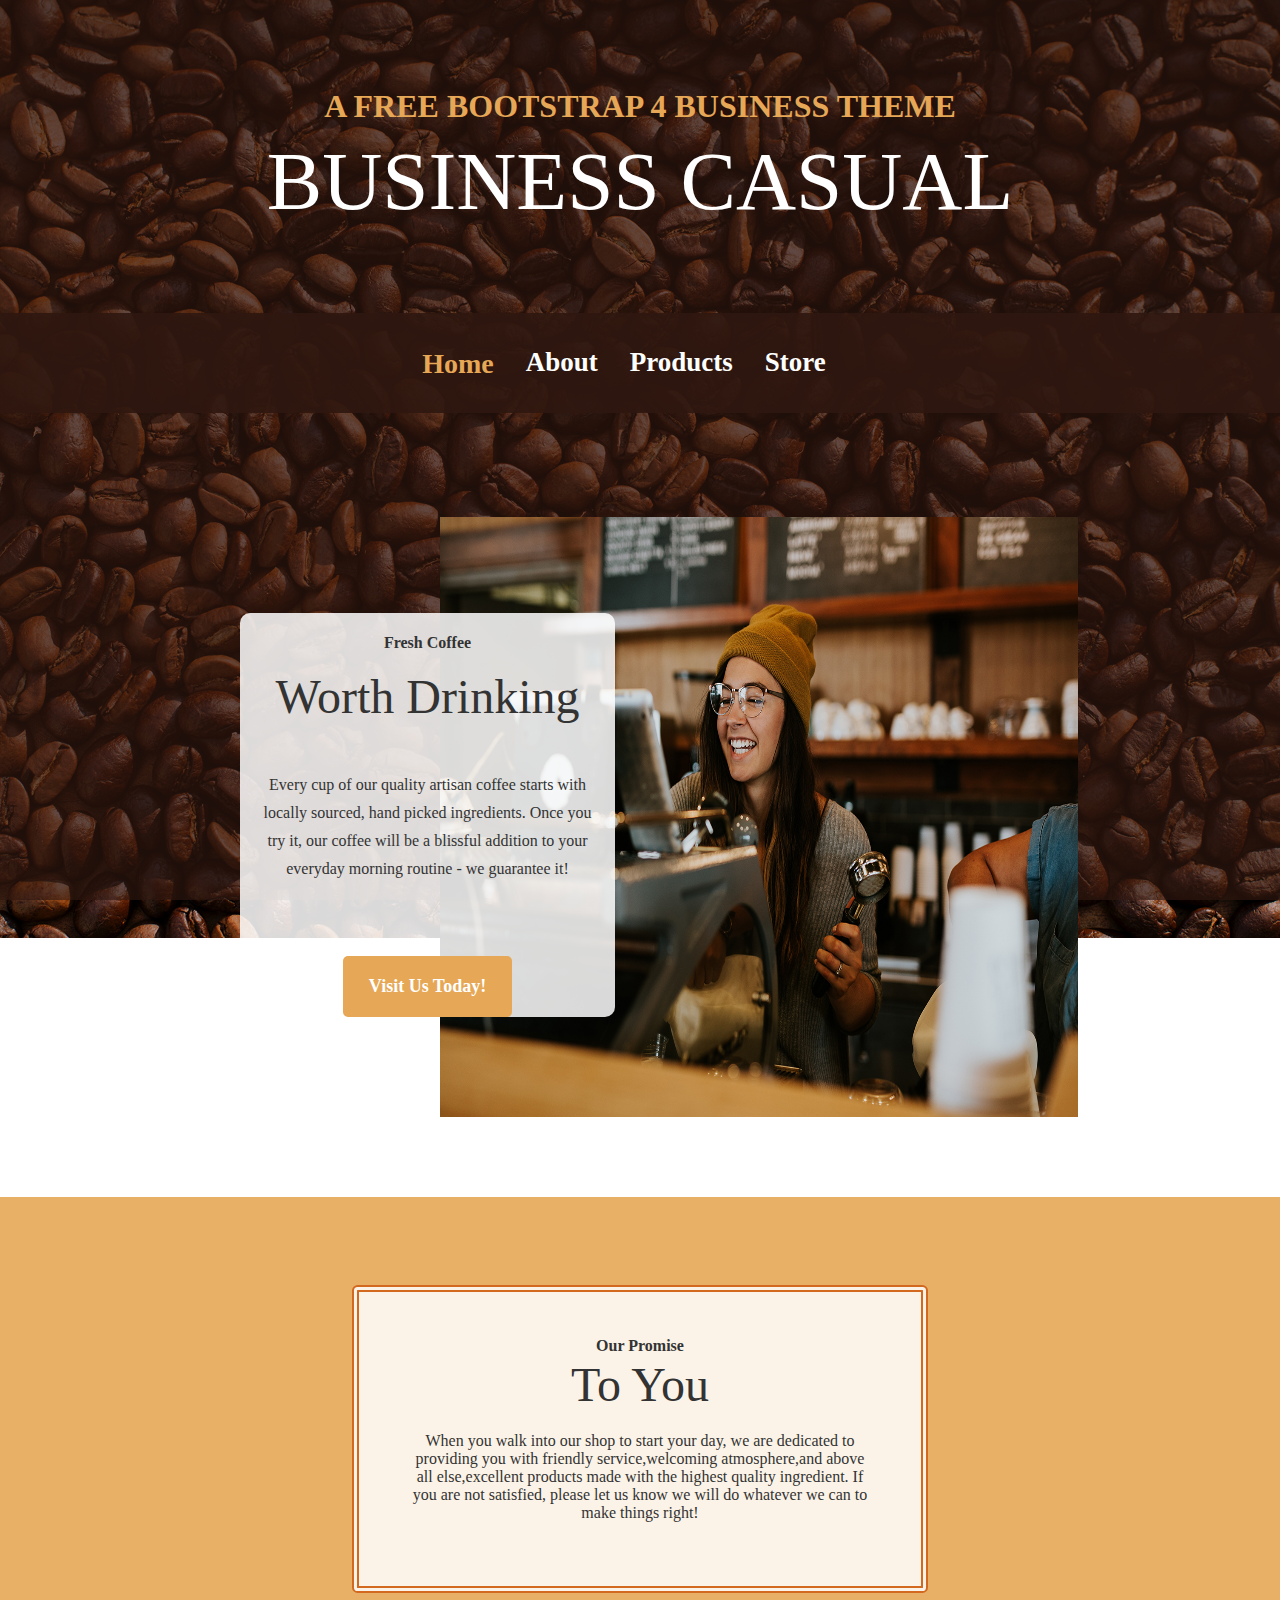
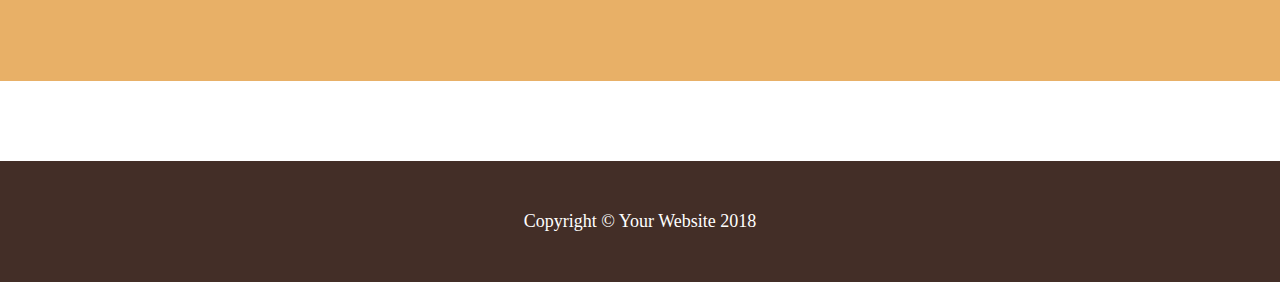
<file: rentingt/02/second.html>
﻿<!DOCTYPE html>
<html>
	<head>
		<meta charset="UTF-8">
    <meta name="viewport" content="width=device-width, initial-scale=1">
		<title>BUSINESS CASUAL</title>
		<style>
			body{
				background: linear-gradient(rgba(47,23,15,.65),rgba(47,23,15,.65)),url(images/bg.jpg) no-repeat 0 0;
                background-attachment: fixed;
                background-position: center;
                background-size: cover;
                width: 100%;
                margin: 0 auto;
                text-align: center;
                box-sizing: border-box;
			}
			
			.header{
				width: 100%;
				margin: 0 auto;
				display: block;
				margin-top: 5rem;
                margin-bottom: 5rem;
                box-sizing: border-box;
			}
			.title{
                text-align:center;
			}
			.title1{
                font-size: 2rem;
                font-weight:800;
                color: #e6a756!important;
                margin-bottom: 1rem!important;
                text-transform: uppercase;
                line-height: 3.3rem;
                font-family: Raleway;
			}
			.title2{
				font-size: 5.2rem;
                font-weight:100;
                line-height: 4rem;
                font-family: Raleway;
                color: #fff!important;
			}
			.nav{
				width: 100%;
				height: 100px;
				background-color: rgba(47,23,15,.9);
				box-sizing: border-box;
				margin: 100px auto;
				display: flex;
				justify-content: center;
				align-items:center;
			}
			.container{
				width: 100%;
				height: 70%;
				margin: 0 auto;
			}
			.container ul{
				list-style-type: none;
			    display: flex;
			    justify-content: center;
			    align-items: center;
			    flex-direction: row;
			    padding-left: 0;
                margin-bottom: 0;
                box-sizing: border-box;
			}
			.container li{
				padding-right: 2rem!important;
				text-align: center;
				margin-top: 10px;
			}
			.container a{
				text-decoration: none;
				color: #FFFFFF;
				font-weight: 800;
			    font-size: 27px;
			    font-family: Raleway;
			    line-height: 1rem;
			}
            .container a:hover{
	            color:gray;
            }
			.active{
			    color: #e6a756;
			    font-weight: 800;
			    font-size: 28px;
			    font-family: Raleway;
			    line-height: 1rem;
			}
	   .clearfix::after {
                 display: block;
                clear: both;
                content: "";
			}
			.main{
				margin: 0 auto;
				width: 100%;
				height: 60%;
                padding-right: 15px;
                padding-left: 15px;
                display: inline-block;
                box-sizing: border-box;
			}
			.main-left{
				width: 30%;
				height: 23%;
				background-color: rgba(255,255,255,.85);
				text-align: center;
				border-radius:10px;
				box-sizing: border-box;
				margin-left: 18%;
				position: relative;
				margin-top: 100px;
				
				
			}
			.main-left h2{
				margin-bottom: 0.9rem!important;
				font-family: Raleway;
			        font-size: 2rem;
				color:#333;
			        font-weight: 500;
                                line-height: 1.5;
			}
			.upper{
				font-size: 1rem;
                                font-weight: 800;
				color:#333;
			}
			.lower{
				font-size: 3rem;
                                font-weight: 100;
				color:#333;
			}
			.main-left p{
				line-height: 1.75;
				margin-top: 0 auto;
				padding: 6%;
				
				margin-bottom: 50px;
				color:#333;
			}
			.main-right{
				margin-top: -500px;
				margin-right: 15%;
			
			}
			.main-right img{
				    max-width: 100%;
				    float: right;
				    
				  
			}
			.btn{
				width: 45%;
				height: 10%;
				margin: 0 auto;
				margin-bottom:-30px;
                                background-color: #e6a756;
                                text-align: center;
                                border-radius: 5px;
                                display: flex;
                                justify-content: center;
                                align-items: center;
                }
            .btn-in{
                text-decoration: none;
                font-weight: 600;
                font-size: 18px;
                padding: 20px;
                white-space: nowrap;
                vertical-align: middle;
                color:white;
			}
	    .bottom{
                width:100%;
		height: 40%;
		margin: 5rem auto;
	        padding-top: 5rem;
                padding-bottom: 5rem;
                background-color: rgba(230,167,86,.9);
                box-sizing: border-box;
                display: flex;
                justify-content: center;
			}
	   .test h2{
		margin-top: -10px;
			}
		.test{
				width: 45%;
				margin: 20px auto;
				position: relative;
                                padding: 3rem;
                                margin: .5rem;
                                border:7px #D2691E double;
                                background-color: rgba(255,255,255,.85);
                                text-align: center!important;
                                box-sizing: border-box;
                                border-radius: .35rem!important;
				font-family: Raleway;
				color:#333;
                
			}
		    .footer{
				width: 100%;
				padding-bottom: 2rem!important;
				padding-top: 2rem!important;
				margin: 0 auto;
				background-color: rgba(47,23,15,.9);
			    color:white;
				font-size: 18px;
				text-align: center;
				font-family: Raleway;
		</style>
	</head>
	<body>
		<div class="header">
			<h1 class="title">
				<div class="title1">A FREE BOOTSTRAP 4 BUSINESS THEME</div>
				<div class="title2">BUSINESS CASUAL</div>
			</h1>
			<div class="nav">
				<div class="container">
					<ul>
						<li class="active">Home</li>
						<li><a href="#">About</a></li>
						<li><a href="#">Products</a></li>
						<li><a href="#">Store</a></li>
					</ul>
					<div class="clearfix"></div>
				</div>
			</div>
		</div>
		<div class="main">
			<div class="main-left">
				<h2><span class="upper">Fresh Coffee</span><br><span class="lower">Worth Drinking</span></h2>
				<p>
					Every cup of our quality artisan coffee starts with locally sourced, hand picked ingredients. Once you try it, our coffee will be a blissful addition to your everyday morning routine - we guarantee it!
				</p>
				 <div class="btn">
                 <a class="btn-in" href="#">Visit Us Today!</a>
                 </div>
			</div>
			<div class="main-right"><img src="images/intro.jpg" width="60%" height="600"></div>
		</div>
		<div class="bottom">
			<div class="test">
				<h2 >
                <span class="upper">Our Promise</span><br>
                <span class="lower">To You</span>
              </h2>
              <p>When you walk into our shop to start your day, we are dedicated to providing you with friendly service,welcoming atmosphere,and above all else,excellent products made with the highest quality ingredient. If you are not satisfied, please let us know we will do whatever we can to make things right!</p>
			</div>
		</div>
		<div class="footer">
			<p>Copyright © Your Website 2018</p>
		</div>
	</body>
</html>
</file>
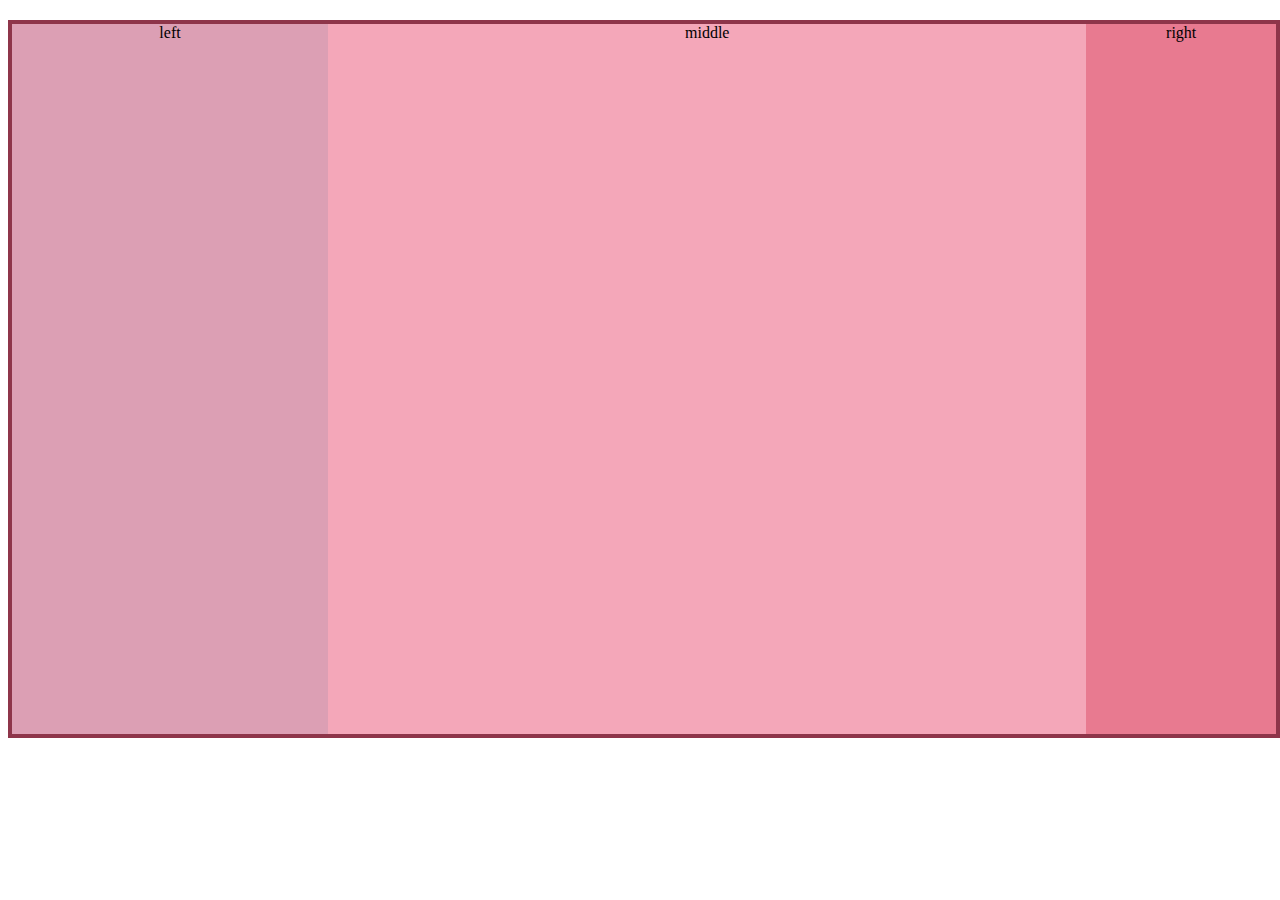
<file: rentingt/03/flex布局.html>
<!DOCTYPE html>
<html>
	<head>
		<meta charset="UTF-8">
		<title>flex布局</title>
		<style>
			.container{
				width: 100%;
				margin-top: 20px;
				border: 4px solid #8E354A;
				height: 710px;
				display: flex;
				justify-content: space-between;
			}
			
			 .left{
				flex:1.3 0 20%;
				text-align: center;
				background-color: #DC9FB4;
			}
			
			 .middle{
				width:60%;
				
				background-color:#f4a7b9;
				text-align: center;
			}
			
			 .right{
				flex:0 0 15%;
				text-align: center;
				background-color: #e87a90;
			}
			
			
		</style>
	</head>
	<body>
		<div class="container">
			<div class="left">left</div>
			<div class="middle">middle</div>
			<div class="right">right</div>
		</div>
	</body>
</html>
</file>
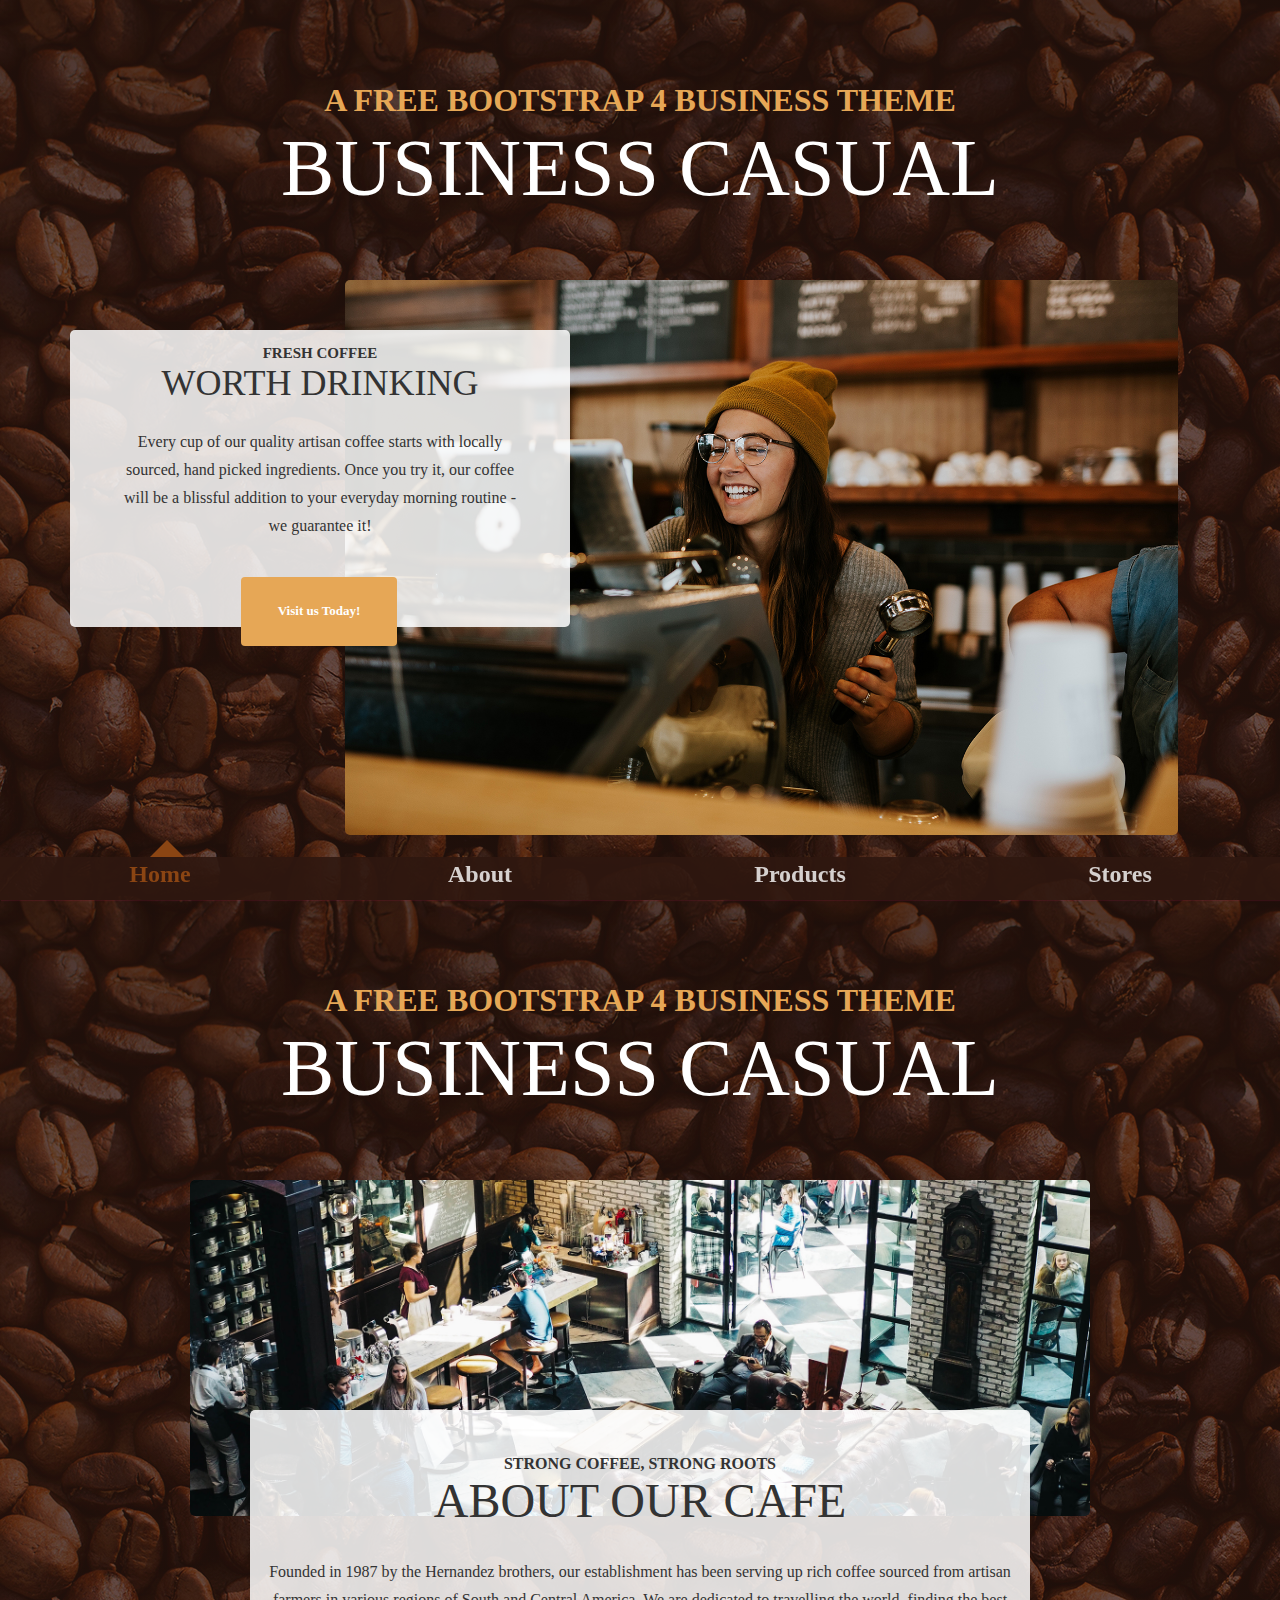
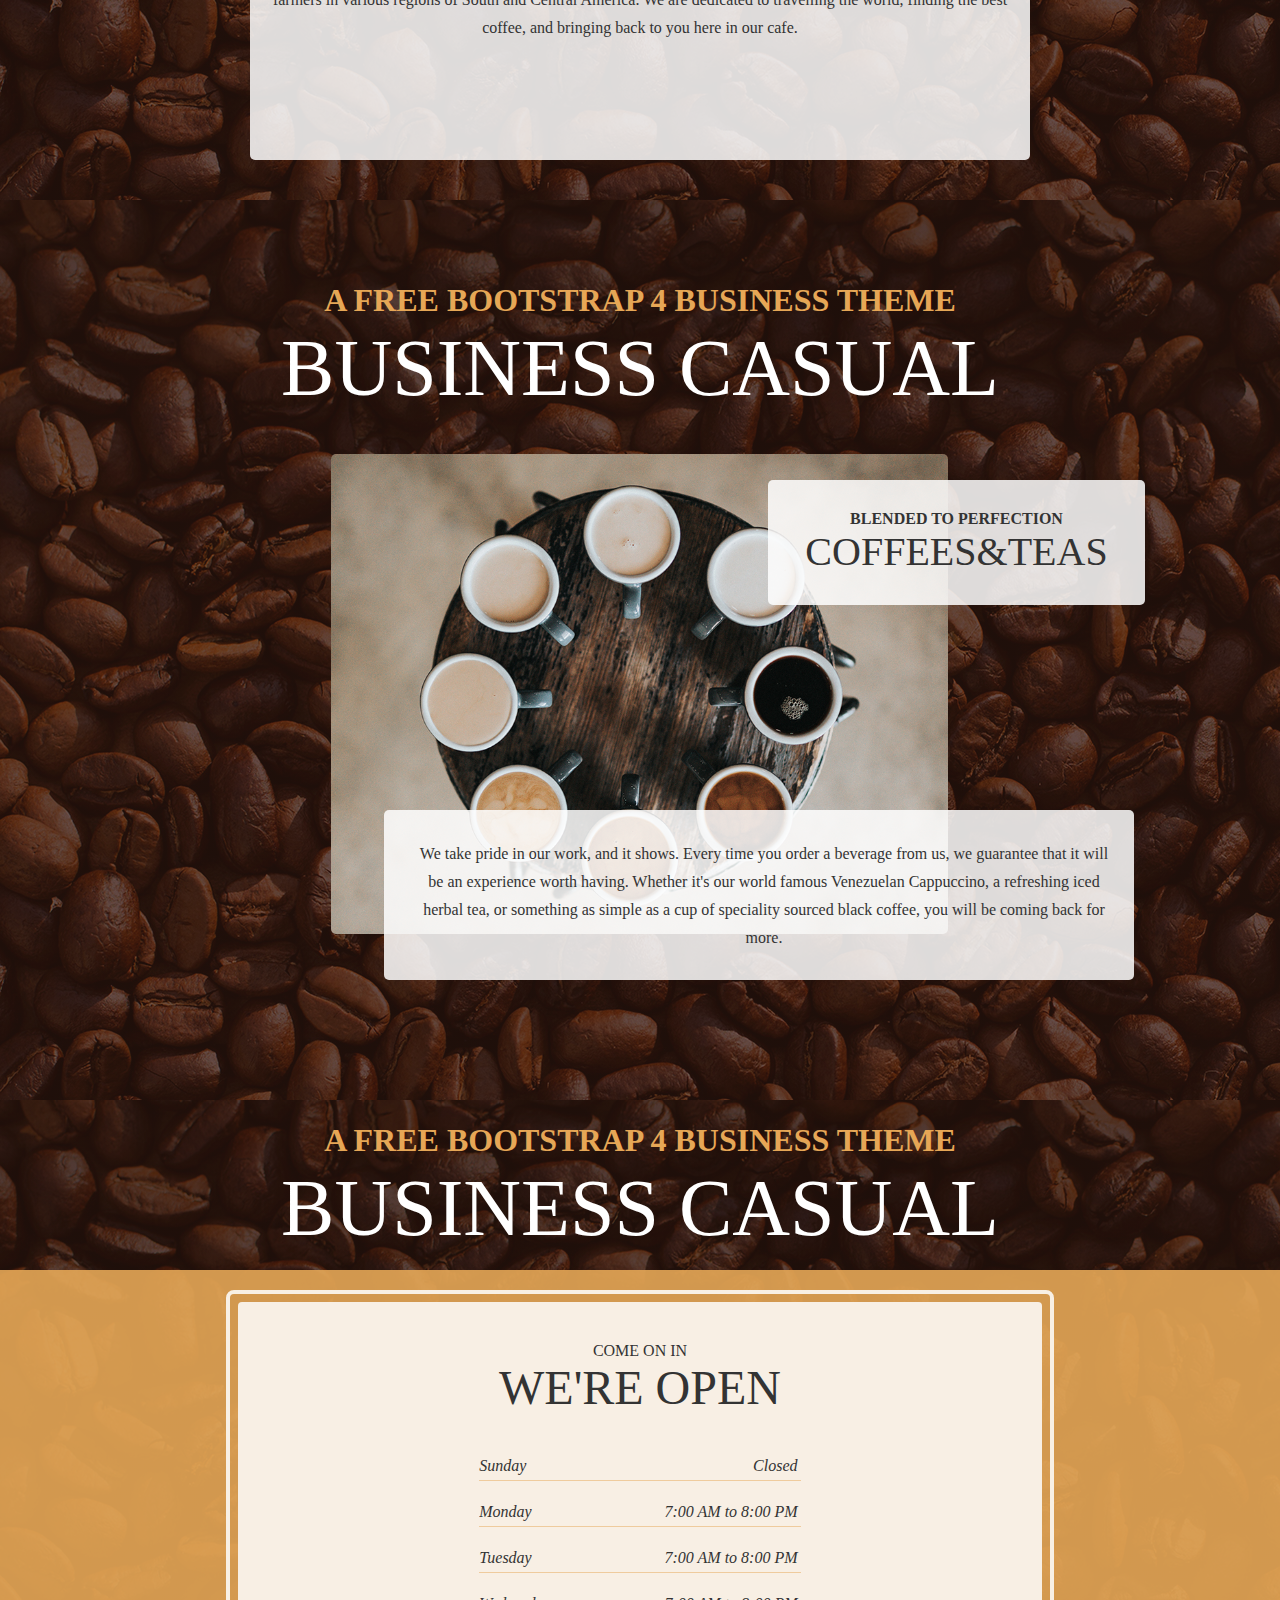
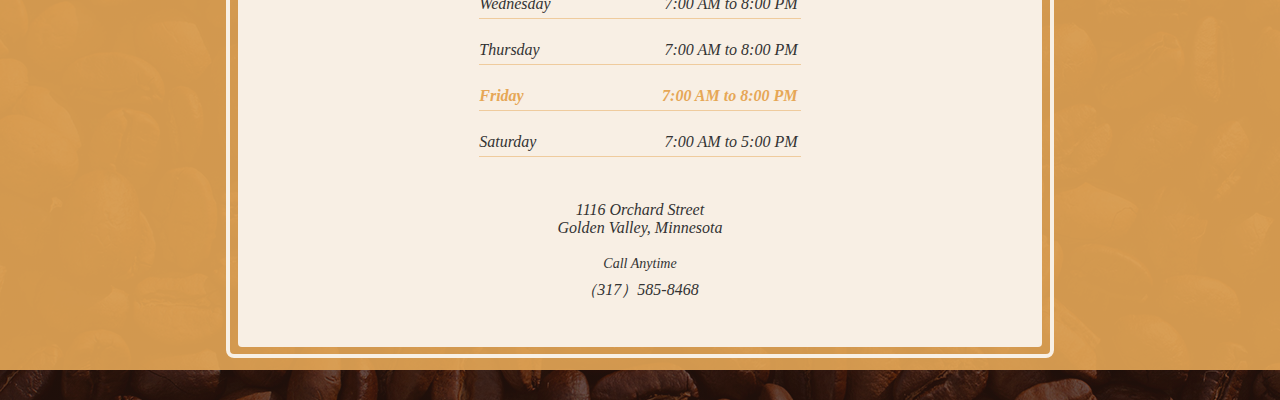
<file: rentingt/03/css网页平滑过渡/css平滑过渡.html>
<!DOCTYPE html>
<html>
	<head>
		<meta http-equiv="Content-Type" content="text/html; charset=UTF-8">
		<meta name="viewport" content="width=device-width, initial-scale=1.0, maximum-scale=1.0, user-scalable=0">
		<title>css平滑过渡</title>
		<link rel="stylesheet" href="css/style.css">
	</head>
	<body inmaintabuse="true" rlt="1">
		<div class="container">
			<div class="st-container">
				<input type="radio" name="radio-set" checked="checked" id="st-control-1">
				<a href="#st-panel-1">Home</a>
				<input type="radio" name="radio-set" id="st-control-2">
				<a href="#st-panel-2">About</a>
				<input type="radio" name="radio-set" id="st-control-3">
				<a href="#st-panel-3">Products</a>
				<input type="radio" name="radio-set" id="st-control-4">
				<a href="#st-panel-4">Stores</a>
			
				<div class="st-scroll">
					
					<!--Home-->
					<section class="st-panel" id="st-panel-1">
						<div class="title">
							<div class="up">A FREE BOOTSTRAP 4 BUSINESS THEME</div>
							<div class="down">BUSINESS CASUAL</div>
						</div>
						<div class="Home">
							<div class="con-box">
								<img src="img/intro.jpg" class="photo">
								<div class="text">
									<h4>FRESH COFFEE</h4>
									<h2>WORTH DRINKING</h2>
									<h3>Every cup of our quality artisan coffee starts with locally sourced, hand picked ingredients. Once you try it, our coffee will be a blissful addition to your everyday morning routine - we guarantee it!</h3>
									<div class="btn">
										<a href="https://hbuilderx.github.io/HellowGitHub/myHomeWork03/menu-scroll.html">Visit us Today!</a>
									</div>
								</div>
							</div>
						</div>
					 </section>
					<!--Home-->
					
					<!--About-->
					<section class="st-panel st-color" id="st-panel-2">
						<div class="title">
							<div class="up">A FREE BOOTSTRAP 4 BUSINESS THEME</div>
							<div class="down">BUSINESS CASUAL</div>
						</div>
						<div class="About">
							<img src="img/about.jpg" class="photo2">
							<div class="text2">
								<h4>STRONG COFFEE, STRONG ROOTS</h4>
								<h1>ABOUT OUR CAFE</h1>
								<h3>Founded in 1987 by the Hernandez brothers, our establishment has been serving up rich coffee sourced from artisan farmers in various regions of South and Central America. We are dedicated to travelling the world, finding the best coffee, and bringing back to you here in our cafe.</h3>
							</div>
						</div>
					</section>
					<!--About-->
					
					<!--Products-->
					<section class="st-panel" id="st-panel-3">
						<div class="title">
							<div class="up">A FREE BOOTSTRAP 4 BUSINESS THEME</div>
							<div class="down">BUSINESS CASUAL</div>
						</div>
						<div class="Product">
							<img src="img/products-01.jpg" class="photo3">
							<div class="head">
								<h4>BLENDED TO PERFECTION</h4>
								<h1>COFFEES&TEAS</h1>
							</div>
							<div class="text3">
								<p>We take pride in our work, and it shows. Every time you order a beverage from us, we guarantee that it will be an experience worth having. Whether it's our world famous Venezuelan Cappuccino, a refreshing iced herbal tea, or something as simple as a cup of speciality sourced black coffee, you will be coming back for more.</p>
							</div>
						</div>
					</section>
					<!--Products-->
					
					<!--Stores-->
					<section class="st-panel st-color" id="st-panel-4">
						<div class="title" style="margin-bottom: 0; margin-top: 20px;">
							<div class="up">A FREE BOOTSTRAP 4 BUSINESS THEME</div>
							<div class="down">BUSINESS CASUAL</div>
						</div>
						<div class="main">
							<div class="wrap">
								<div class="main-body">
									<h4 class="header">COME ON IN</h4>
									<h1>WE'RE OPEN</h1>
									<div class="hours">
										<p>
											<span class="week">Sunday</span>
											<span class="date">Closed</span>
										</p>
										
										<p>
											<span class="week">Monday</span>
											<span class="date">7:00 AM to 8:00 PM</span>
										</p>
										
										<p>
											<span class="week">Tuesday</span>
											<span class="date">7:00 AM to 8:00 PM</span>
										</p>
										
										<p>
											<span class="week">Wednesday</span>
											<span class="date">7:00 AM to 8:00 PM</span>
										</p>
										
										<p>
											<span class="week">Thursday</span>
											<span class="date">7:00 AM to 8:00 PM</span>
										</p>
										
										<p class="active">
											<span class="week">Friday</span>
											<span class="date">7:00 AM to 8:00 PM</span>
										</p>
										
										<p>
											<span class="week">Saturday</span>
											<span class="date">7:00 AM to 5:00 PM</span>
										</p>
				
									</div>
									
									<p class="addr">1116 Orchard Street<br>Golden Valley, Minnesota </p>
									<p class="contact">Call Anytime </p>
									<p class="tel">（317）585-8468</p>
								</div>
							</div>
						</div>
					</section>
					<!--Stores-->
				</div>
			</div>
		</div>
    </body>
</html>
</file>
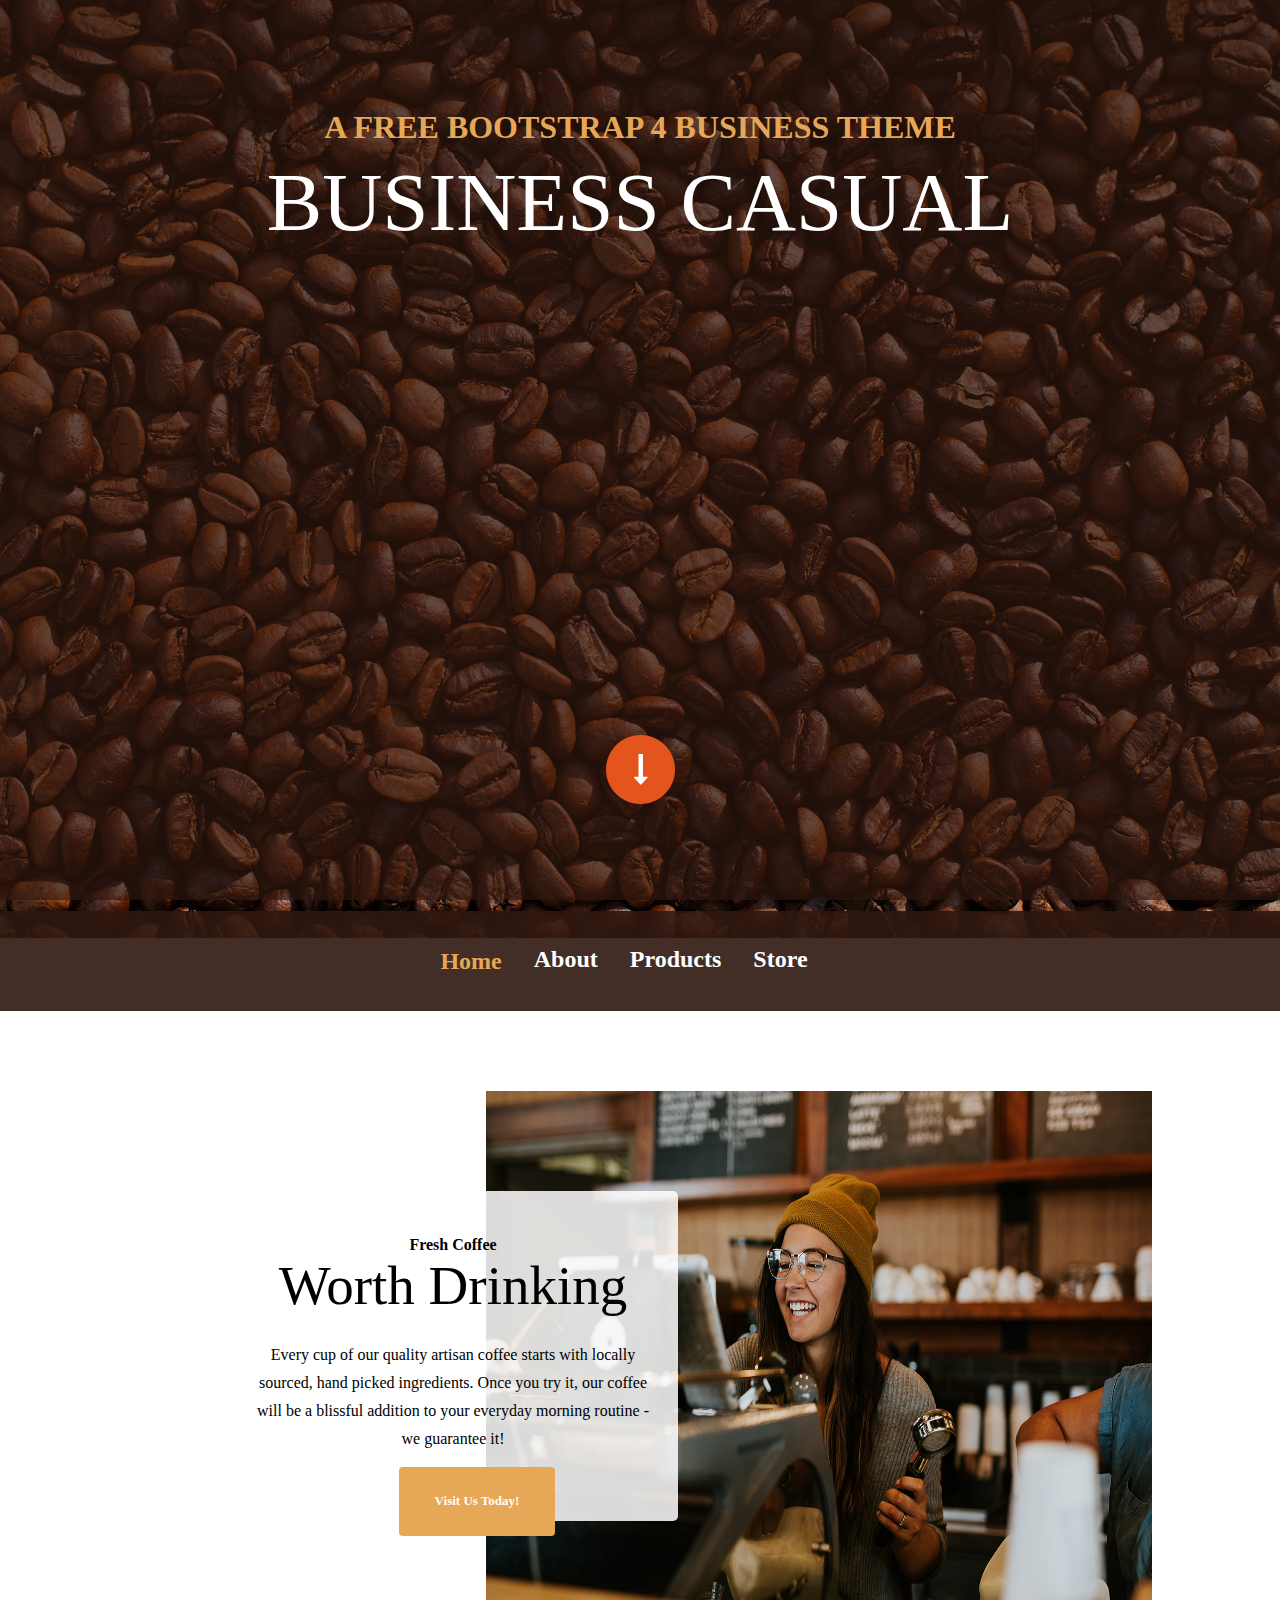
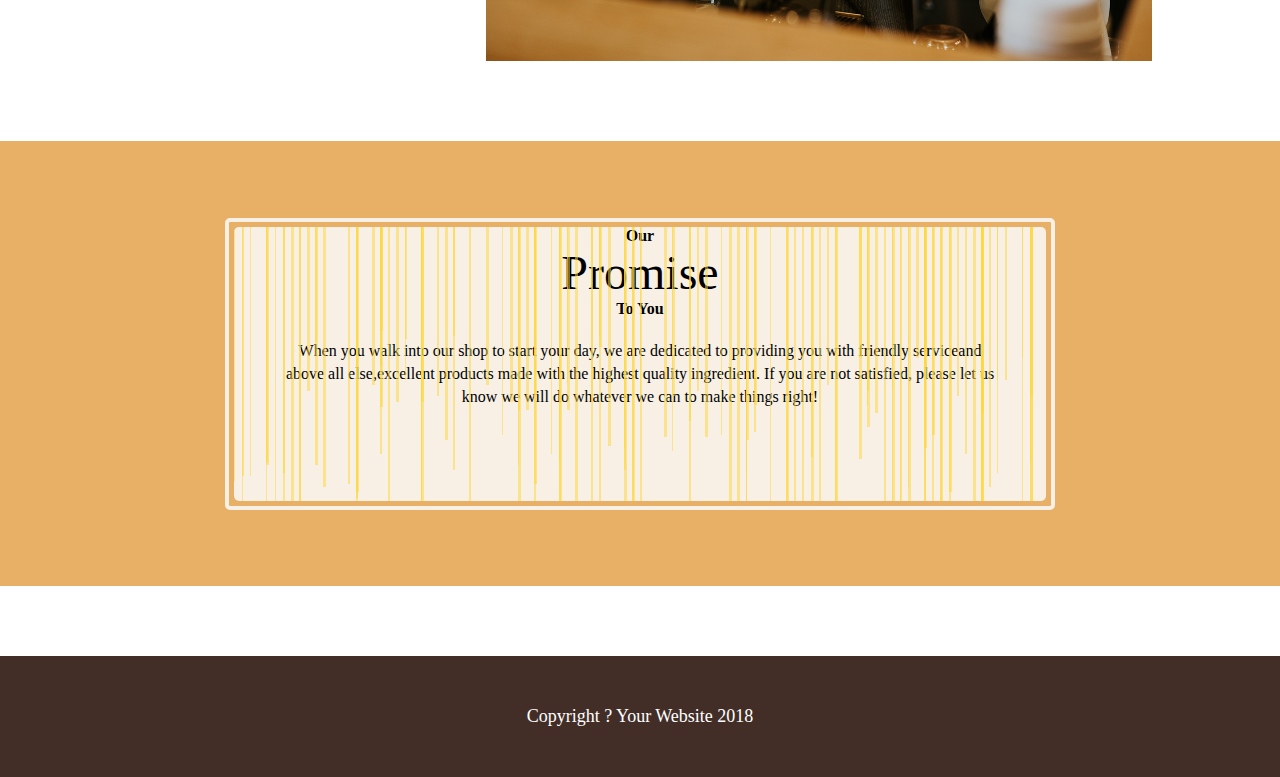
<file: rentingt/03/响应式布局/second.html>
﻿<!DOCTYPE html>
<html>
	<head>
		<meta charset="UTF-8">
                <meta http-equiv="X-UA-Compatible" content="IE-edge,chrome=1">
                <meta name="viewport" content="width=device-width, initial-scale=1">
		<title>BUSINESS CASUAL</title>
		<script type="text/javascript" src="js/jquery.min.js"></script>
		<style>
			@media only screen and (min-width: 1201px) and (max-width: 2440px){
			body{
				background: linear-gradient(rgba(47,23,15,.65),rgba(47,23,15,.65)),url(images/bg.jpg) no-repeat 0 0;
                background-attachment: fixed;
                background-position: center;
                background-size: cover;
                margin:0 auto;
                padding:0;
                box-sizing: border-box;
                width: 100%;
			}
			a{
				text-decoration: none;
			}
			.header{
				width: 100%;
				margin: 0 auto;
				display: flex;
				flex-direction: column;
				align-items: center;
				margin-top: 5rem;
                margin-bottom: 7rem;
                box-sizing: border-box;
                height:60vh;
			}
			.title{
                text-align:center;
			}
			.title1{
				transition: all 2s;
                font-size: 2rem;
                font-weight:800;
                color: #e6a756!important;
                margin-bottom: 1rem!important;
                text-transform: uppercase;
                line-height: 3.3rem;
                font-family: Raleway;
			}
			.title1:hover{
				
				transform: rotateX(360deg);
			}
			.title2{
				transition: all 1.5s;
				font-size: 5.2rem;
                font-weight:100;
                line-height: 4rem;
                font-family: Raleway;
                color: #fff!important;
			}
			.title2:hover{
				transform: translate(45px);	
			}
			.click {
				width: 100%;
				text-align: center;
				margin: 0 auto;
			}
			.nav{
				width: 100%;
				height: 100px;
				background-color: rgba(47,23,15,.9);
				margin-top:100px;
				display: flex;
				align-items: center;
			}
			.container{
				width: 100%;
			}
			.container ul{
				width: 100%;
				margin: auto;
				list-style-type: none;
			    display: flex;
				justify-content: center;
				align-items: center;
			    padding-left: 0;
                margin-bottom: 0;
                box-sizing: border-box;
			}
			.container li{
				padding-right: 2rem!important;
				text-align: center;
			}
			.container a{
				text-decoration: none;
				color: #FFFFFF;
				font-weight: 800;
			    font-size: 1.5rem;
			    font-family: Raleway;
			    line-height: 1rem;
			  
			}
            .container a:hover{
	            color:gray;
	           
            }
			.active{
			    color: #e6a756;
			    font-weight: 800;
			    font-size: 1.5rem;
			    font-family: Raleway;
			    line-height: 1rem;
			}
	        .clearfix::after {
                display: block;
                clear: both;
                content: "";
		}
			.product-intro{
	            box-sizing: border-box;
	            height: 570px;
	            margin: 0 auto;
	            margin-bottom: 80px;
	            margin-top: 80px;
	            display: flex;
				justify-content: center;
            }

            .product-intro .main{
	            width: 80%;
	            margin: 0 auto;
	            position: relative;
            }
            .product-intro .main .main-right{
	            display: block;
	           height: 100%;
	            width:65%;
	            float: right;
	            
	            }
	           
            @keyframes changeBiger {
                0% {
                    width:0;
                    height:0;
                }
                10%{
                	max-height: 10%;
	                max-width:10%;
                }
                20%{
                	max-height:20%;
	                max-width:20%;
                }
                30%{
                	max-height:30%;
	                max-width:30%;
                }
                40%{
                	max-height:40%;
	                max-width:40%;
                }
                50%{
                	max-height: 50%;
	                max-width:50%;
                }
                60%{
                	max-height:60%;
	                max-width:60%;
                }
                70%{
                	max-height: 70%;
	                max-width:70%;
                }
                80%{
                	max-height:80%;
	                max-width:80%;
                }
                90%{
                	max-height:90%;
	                max-width:90%;
                }
                100% {
                    max-height: 100%;
	                max-width:100%;
                }
            }
            .product-intro .main .main-left{
            	float: left;
	            width: 450px;
	            height:330px;
	            background-color: rgba(255, 255, 255, 0.85);
	           position: absolute;
	           top:100px;
	           left: 100px;
	            box-sizing: border-box;
	            border-radius: 5px;
	                        }

             .main-left .up{
            	transition: all 2s;
	            text-align: center;
	            margin: 0;
	            padding: 0;
	            margin-top: 45px;
            }
            .main-left .up:hover{
            	transform: rotate(360deg);
            }
            .main-left .down{
            	transition: all 2s;
	            text-align: center;
	            font-size: 55px;
	            font-weight: 100;
	            margin: 0;
	            padding: 0;
            }
            .main-left .down:hover{
            	transform: rotateY(360deg);
            }
             .main-left p{
	            width: 403px;
	            text-align: center;
	            font-size: 16px;
	            font-weight: 100;
	            margin: 0;
	            padding: 0;
	            margin: 0 auto;
	            margin-top: 24px;
	            line-height: 1.75;
            }
             .product-intro .main .main-left .btn{
	            position: absolute;
	            width: 156px;
	            height: 69px;
	            background-color: #e6a756;
	            border-radius: 4px;
	            transition: all 0.3s;
	            left: 171px;
	            margin-top: 14px;
            }
            .product-intro .main .main-left .btn:hover{
	            background-color: rgb(223, 144, 42);
            }
            .product-intro .main .main-left  .btn a{
	            color: white;
	            text-decoration: none;
	            text-align: center;
	            display: block;
	            font-size: 13px;
	            margin-top: 26px;
	            font-weight: 700;
            }
	        .bottom{
	            width: 100%;
	            height: 445px;
	            background-color: rgba(230, 167, 86, 0.9);
	            margin-bottom: 70px;
	            overflow: hidden;
	            position: relative;
	
            }

           .bottom .wrap {
	            position: absolute;
	            left: 50%;
	            top: 50%;
	            width: 822px;
	            height: 284px;
	            border: 4px solid #f8f0e5;
	            margin-left: -415px;
	            margin-top: -146px;
	            border-radius: 5px;
	            overflow: hidden;
	        }
            .bottom .wrap .test{
	            position: absolute;
	            width: 812px;
	            height: 274px;
	            background-color: #f8efe5;
	            overflow: hidden;
	            left: 50%;
	            top: 50%;
	            margin-left: -406px;
	            margin-top: -137px;
	            border-radius: 5px;
            }
            .bottom .wrap .test h4{
            	transition: all 2s;
	            text-align: center;
	            margin: 0;
	            padding: 0;
            }
           .bottom .wrap .test h4:hover{
            	transform: rotateY(360deg);
            }
            .bottom .wrap .test h4.upper{
            	transition: all 2s;
	            text-align: center;
	            margin: 0;
	            padding: 0;
	            margin-top: 48px;
	            box-sizing: border-box;
            }
           .bottom .wrap .test h4.upper:hover{
            	transform: rotateY(360deg);
            }
            .bottom .wrap .test h1{
	            text-align: center;
	            margin: 0;
	            padding: 0;
	            font-size: 48px;
	            font-weight: 100;
	            box-sizing: border-box;
	            }
            .bottom .wrap .test p{
	            width: 713px;
	            margin: 0 auto;
	            text-align: center;
	            margin-top: 21px;
	            box-sizing: border-box;
	            line-height: 23px;
            }
		    .footer{
				width: 100%;
				padding-bottom: 2rem!important;
				padding-top: 2rem!important;
				margin: 0 auto;
				background-color: rgba(47,23,15,.9);
			    color:white;
				font-size: 18px;
				text-align: center;
				font-family: Raleway;
				}

            /*bottom效果*/
            .particletext.sunbeams > .particle {
                position: absolute;
                background-color: rgba(253, 216, 53, 0.5);
                animation: sunbeams 5s linear infinite;
            }
            @keyframes sunbeams {
  0% {
    -webkit-transform: translateY(40%) rotate(0deg);
            transform: translateY(40%) rotate(0deg);
  }
  50% {
    -webkit-transform: translateY(-40%) rotate(180deg);
            transform: translateY(-40%) rotate(180deg);
  }
  100% {
    -webkit-transform: translateY(40%) rotate(360deg);
            transform: translateY(40%) rotate(360deg);
  }
  0%,14%,17%,43%,53%,71%,80%,94%,100% {
    opacity: 0;
  }
  6%,15%,24%,28%,48%,55%,78%,82%,99% {
    opacity: 1;
  }
}
}


@media only screen and (min-width: 320px) and (max-width: 1200px) {	
	body{
				background: linear-gradient(rgba(47,23,15,.65),rgba(47,23,15,.65)),url(images/bg.jpg) no-repeat 0 0;
                background-attachment: fixed;
                background-position: center;
                background-size: cover;
                width: 1200px;
                height:1000px;
                margin: 0 auto ;
                padding:0;
               
			}
			
			.header{
				width: 100%;
				margin: 0 auto;
				display: flex;
				flex-direction: column;
				align-items: center;
				margin-top: 5rem;
                margin-bottom: 7rem;
                box-sizing: border-box;
                height:60vh;
			}
			.title{
                text-align:center;
			}
			.title1{
				transition: all 2s;
                font-size: 2rem;
                font-weight:800;
                color: #e6a756!important;
                margin-bottom: 1rem!important;
                text-transform: uppercase;
                line-height: 3.3rem;
                font-family: Raleway;
			}
			.title1:hover{
				
				transform: rotateX(360deg);
			}
			.title2{
				transition: all 1.5s;
				font-size: 5.2rem;
                font-weight:100;
                line-height: 4rem;
                font-family: Raleway;
                color: #fff!important;
			}
			.title2:hover{
				transform: translate(45px);	
			}
			.click {
				width:100%;
				text-align: center;
				margin: 0 auto;
			}
			.nav{
				width: 100%;
				height: 100px;
				background-color: rgba(47,23,15,.9);
				box-sizing: border-box;
				margin: 100px auto;
				display: flex;
				justify-content: center;
				align-items:center;
			}
			.container{
				height:70px;
			}
			.container ul{
				display: flex;
				justify-content: center;
				align-items:center;
				list-style-type: none;
			    padding-left: 0;
                margin-bottom: 0;
                box-sizing: border-box;
			}
			.container li{
				padding-right: 5rem!important;
				text-align: center !important;
				margin-top: 10px;
				transition: all .5s;
			}
			li:hover{
				transform: scale(1.5);
			}
			.container a{
				text-decoration: none;
				color: #FFFFFF;
				font-weight: 800;
			    font-size: 27px;
			    font-family: Raleway;
			    line-height: 1rem;
			}
            .container a:hover{
	            color:gray;
            }
			.active{
			    color: #e6a756;
			    font-weight: 800;
			    font-size: 28px;
			    font-family: Raleway;
			    line-height: 1rem;
			}
	          .clearfix::after {
                 display: block;
                clear: both;
                content: "";
			}
            .dish {
                 color:#e89c2b;
                position:absolute;
                width:1em;
                height:1em;
                margin-top:-.75em;
                margin-left:1.5em;
                font-size:2rem;
                top:0;
                transform:translateY(-3em);
                transition-duration:.75s;
                transition-timing-function:ease-in;
                transition-property:transform;
                z-index:1;
            }
            .dish.drop {
                transform:translateY(30vh);
            }
            .nommer {
                position:absolute;
                bottom:2em;
                margin-left:1em;
                color:rgba(0,0,0,.5);
                font-size:1.5rem;
                transform-origin:bottom center;
            }
			.main{
				margin: 0 auto;
				width: 80%;
				height: 670px;
			
                box-sizing: border-box;
                position: relative;
			}
			.main-left{
				width: 550px;
				height: 380px;
				background-color: rgba(255,255,255,.85);
				text-align: center;
				border-radius:10px;	
				position: absolute;
				left:50px;
				top:170px;
			}
			.main-left h2{
				margin-bottom: 0.9rem!important;
				font-family: Raleway;
			    font-size: 2rem;
				color:#333;
			    font-weight: 500;
                line-height: 1.5;
			}
			.up{
				transition: all 2s;
				font-size: 1rem;
                font-weight: 800;
				color:#333;
			}
			.up:hover{
            	transform: rotate(360deg);
            }
			.down{
				transition: all 2s;
				font-size: 3rem;
                font-weight: 100;
				color:#333;
			}
			.down:hover{
            	transform: rotateY(360deg);
            }
			.main-left p{
				line-height: 1.75;
				margin-top: 0 auto;
				padding: 6%;
				margin-bottom: 30px;
				color:#333;
			}
			.btn{
				
				width:250px!important;
				height: 63px!important;
				margin: 0 auto!important;
				
				z-index: 999!important;
                background-color: #e6a756!important;
                text-align: center!important;
                border-radius: 5px!important;
                display: flex!important;
                justify-content: center!important;
                align-items: center!important;
                }
            .btn a{
                text-decoration: none;
                font-weight: 600;
                font-size: 18px;
                padding: 20px;
                white-space: nowrap;
                vertical-align: middle;
                color:white;
			}
			.btn:hover{
				background-color:sandybrown;
			}
			.main-right {
			margin-top:100px;
	           height: 80%;
	            width:71%;
			    float:right;
				animation: changeBiger 3s;
                animation-delay: 4s;
			}
			.main-right img{
				max-width: 900px;
				max-height: 500px;
				}
			 @keyframes changeBiger {
                0% {
                    width:0;
                    height:0;
                }
                10%{
                	max-height: 10%;
	                max-width:10%;
                }
                20%{
                	max-height:20%;
	                max-width:20%;
                }
                30%{
                	max-height:30%;
	                max-width:30%;
                }
                40%{
                	max-height:40%;
	                max-width:40%;
                }
                50%{
                	max-height: 50%;
	                max-width:50%;
                }
                60%{
                	max-height:60%;
	                max-width:60%;
                }
                70%{
                	max-height: 70%;
	                max-width:70%;
                }
                80%{
                	max-height:80%;
	                max-width:80%;
                }
                90%{
                	max-height:90%;
	                max-width:90%;
                }
                100% {
                    max-height: 100%;
	                max-width:100%;
                }
            }
	        .bottom{
                 width:100%;
		         height: 400px;
		        margin: 60px auto;
	            padding-top: 5rem;
                padding-bottom: 5rem;
                background-color: rgba(230,167,86,.9);
                box-sizing: border-box;
                display: flex;
                justify-content: center;
                align-items: center;
			}
	         .wrap{
		        width: 800px;
		        height: 300px;
				margin: 50px auto;
				position: relative;
				border: 5px white solid;
				border-radius: 7px;
			}
		      .test{
		      	width:780px;
		      	height: 280px;
		      	position:absolute;
		      	left:50%;
		      	top:50%;
		      	margin-left: -390px !important;
		      	margin-top: -140px !important;
                padding: 1rem;
                margin: .5rem;
                background-color: rgba(255,255,255,.85);
                text-align: center!important;
                box-sizing: border-box;
                border-radius: .35rem!important;
				font-family: Raleway;
				color:#333;
                
			}
		    .footer{
				width: 100%;
				padding-bottom: 2rem!important;
				padding-top: 2rem!important;
				margin: 0 auto;
				background-color: rgba(47,23,15,.9);
			    color:white;
				font-size: 18px;
				text-align: center;
				font-family: Raleway;
			}
	
	}
		</style>
	</head>
	<body>
		


		<div class="header">
			<h1 class="title ">
				<div class="title1">A FREE BOOTSTRAP 4 BUSINESS THEME</div>
				<div class="title2">BUSINESS CASUAL</div>
			</h1>
		</div>
		<div class="click"><a href="#top"><img src="images/banner_scroll.png"></a></div>
		<div class="nav" id="top">
			<div class="container">
				<ul>
					<li class="active">Home</li>
					<li><a href="#">About</a></li>
					<li><a href="#">Products</a></li>
					<li><a href="#">Store</a></li>
				</ul>
				<div class="clearfix"></div>
			</div>
		</div>
		<div class="product-intro">
			<div class="main">
				<img src="images/intro.jpg" class="main-right">
				<div class="main-left">
					<h4 class="up">Fresh Coffee</h4>
					<h2 class="down">Worth Drinking</h2>
					<p>Every cup of our quality artisan coffee starts with locally sourced, hand picked ingredients. Once you try it, our coffee will be a blissful addition to your everyday morning routine - we guarantee it!</p>
					<div class="btn">
						<a href="#">Visit Us Today!</a>
					</div>	
				</div>
			</div>
		</div>
		<div class="bottom">
			<div class="wrap">
				<div class="test">
					<h4 class="uppper">Our</h4>
					<h1>Promise</h1>
					<h4 class="lower">To You</h4>
					<p class="particletext sunbeams">When you walk into our shop to start your day, we are dedicated to providing you with friendly serviceand above all else,excellent products made with the highest quality ingredient. If you are not satisfied, please let us know we will do whatever we can to make things right!</p>
				</div>
			</div>
		</div>
		<div class="footer">
			<p>Copyright ? Your Website 2018</p>
		</div>
		
<script>function initparticles() {
   sunbeams();
}
	function sunbeams() {
   $.each($(".particletext.sunbeams"), function(){
      var linecount = ($(this).width()/50)*10;
      for(var i = 0; i <= linecount; i++) {
         $(this).append('<span class="particle" style="top:' + $.rnd(-50,00) + '%; left:' + $.rnd(0,100) + '%;width:' + $.rnd(1,3) + 'px; height:' + $.rnd(80,160) + '%;animation-delay: -' + ($.rnd(0,30)/10) + 's;"></span>');
      }
   });
}

jQuery.rnd = function(m,n) {
      m = parseInt(m);
      n = parseInt(n);
      return Math.floor( Math.random() * (n - m + 1) ) + m;
}

initparticles();

</script>
	</body>
</html>
</file>
<file: rentingt/01/vendor/simple-line-icons/css/simple-line-icons.css>
@font-face {
  font-family: 'simple-line-icons';
  src: url('../fonts/Simple-Line-Icons.eot?v=2.4.0');
  src: url('../fonts/Simple-Line-Icons.eot?v=2.4.0#iefix') format('embedded-opentype'), url('../fonts/Simple-Line-Icons.woff2?v=2.4.0') format('woff2'), url('../fonts/Simple-Line-Icons.ttf?v=2.4.0') format('truetype'), url('../fonts/Simple-Line-Icons.woff?v=2.4.0') format('woff'), url('../fonts/Simple-Line-Icons.svg?v=2.4.0#simple-line-icons') format('svg');
  font-weight: normal;
  font-style: normal;
}
/*
 Use the following CSS code if you want to have a class per icon.
 Instead of a list of all class selectors, you can use the generic [class*="icon-"] selector, but it's slower:
*/
.icon-user,
.icon-people,
.icon-user-female,
.icon-user-follow,
.icon-user-following,
.icon-user-unfollow,
.icon-login,
.icon-logout,
.icon-emotsmile,
.icon-phone,
.icon-call-end,
.icon-call-in,
.icon-call-out,
.icon-map,
.icon-location-pin,
.icon-direction,
.icon-directions,
.icon-compass,
.icon-layers,
.icon-menu,
.icon-list,
.icon-options-vertical,
.icon-options,
.icon-arrow-down,
.icon-arrow-left,
.icon-arrow-right,
.icon-arrow-up,
.icon-arrow-up-circle,
.icon-arrow-left-circle,
.icon-arrow-right-circle,
.icon-arrow-down-circle,
.icon-check,
.icon-clock,
.icon-plus,
.icon-minus,
.icon-close,
.icon-event,
.icon-exclamation,
.icon-organization,
.icon-trophy,
.icon-screen-smartphone,
.icon-screen-desktop,
.icon-plane,
.icon-notebook,
.icon-mustache,
.icon-mouse,
.icon-magnet,
.icon-energy,
.icon-disc,
.icon-cursor,
.icon-cursor-move,
.icon-crop,
.icon-chemistry,
.icon-speedometer,
.icon-shield,
.icon-screen-tablet,
.icon-magic-wand,
.icon-hourglass,
.icon-graduation,
.icon-ghost,
.icon-game-controller,
.icon-fire,
.icon-eyeglass,
.icon-envelope-open,
.icon-envelope-letter,
.icon-bell,
.icon-badge,
.icon-anchor,
.icon-wallet,
.icon-vector,
.icon-speech,
.icon-puzzle,
.icon-printer,
.icon-present,
.icon-playlist,
.icon-pin,
.icon-picture,
.icon-handbag,
.icon-globe-alt,
.icon-globe,
.icon-folder-alt,
.icon-folder,
.icon-film,
.icon-feed,
.icon-drop,
.icon-drawer,
.icon-docs,
.icon-doc,
.icon-diamond,
.icon-cup,
.icon-calculator,
.icon-bubbles,
.icon-briefcase,
.icon-book-open,
.icon-basket-loaded,
.icon-basket,
.icon-bag,
.icon-action-undo,
.icon-action-redo,
.icon-wrench,
.icon-umbrella,
.icon-trash,
.icon-tag,
.icon-support,
.icon-frame,
.icon-size-fullscreen,
.icon-size-actual,
.icon-shuffle,
.icon-share-alt,
.icon-share,
.icon-rocket,
.icon-question,
.icon-pie-chart,
.icon-pencil,
.icon-note,
.icon-loop,
.icon-home,
.icon-grid,
.icon-graph,
.icon-microphone,
.icon-music-tone-alt,
.icon-music-tone,
.icon-earphones-alt,
.icon-earphones,
.icon-equalizer,
.icon-like,
.icon-dislike,
.icon-control-start,
.icon-control-rewind,
.icon-control-play,
.icon-control-pause,
.icon-control-forward,
.icon-control-end,
.icon-volume-1,
.icon-volume-2,
.icon-volume-off,
.icon-calendar,
.icon-bulb,
.icon-chart,
.icon-ban,
.icon-bubble,
.icon-camrecorder,
.icon-camera,
.icon-cloud-download,
.icon-cloud-upload,
.icon-envelope,
.icon-eye,
.icon-flag,
.icon-heart,
.icon-info,
.icon-key,
.icon-link,
.icon-lock,
.icon-lock-open,
.icon-magnifier,
.icon-magnifier-add,
.icon-magnifier-remove,
.icon-paper-clip,
.icon-paper-plane,
.icon-power,
.icon-refresh,
.icon-reload,
.icon-settings,
.icon-star,
.icon-symbol-female,
.icon-symbol-male,
.icon-target,
.icon-credit-card,
.icon-paypal,
.icon-social-tumblr,
.icon-social-twitter,
.icon-social-facebook,
.icon-social-instagram,
.icon-social-linkedin,
.icon-social-pinterest,
.icon-social-github,
.icon-social-google,
.icon-social-reddit,
.icon-social-skype,
.icon-social-dribbble,
.icon-social-behance,
.icon-social-foursqare,
.icon-social-soundcloud,
.icon-social-spotify,
.icon-social-stumbleupon,
.icon-social-youtube,
.icon-social-dropbox,
.icon-social-vkontakte,
.icon-social-steam {
  font-family: 'simple-line-icons';
  speak: none;
  font-style: normal;
  font-weight: normal;
  font-variant: normal;
  text-transform: none;
  line-height: 1;
  /* Better Font Rendering =========== */
  -webkit-font-smoothing: antialiased;
  -moz-osx-font-smoothing: grayscale;
}
.icon-user:before {
  content: "\e005";
}
.icon-people:before {
  content: "\e001";
}
.icon-user-female:before {
  content: "\e000";
}
.icon-user-follow:before {
  content: "\e002";
}
.icon-user-following:before {
  content: "\e003";
}
.icon-user-unfollow:before {
  content: "\e004";
}
.icon-login:before {
  content: "\e066";
}
.icon-logout:before {
  content: "\e065";
}
.icon-emotsmile:before {
  content: "\e021";
}
.icon-phone:before {
  content: "\e600";
}
.icon-call-end:before {
  content: "\e048";
}
.icon-call-in:before {
  content: "\e047";
}
.icon-call-out:before {
  content: "\e046";
}
.icon-map:before {
  content: "\e033";
}
.icon-location-pin:before {
  content: "\e096";
}
.icon-direction:before {
  content: "\e042";
}
.icon-directions:before {
  content: "\e041";
}
.icon-compass:before {
  content: "\e045";
}
.icon-layers:before {
  content: "\e034";
}
.icon-menu:before {
  content: "\e601";
}
.icon-list:before {
  content: "\e067";
}
.icon-options-vertical:before {
  content: "\e602";
}
.icon-options:before {
  content: "\e603";
}
.icon-arrow-down:before {
  content: "\e604";
}
.icon-arrow-left:before {
  content: "\e605";
}
.icon-arrow-right:before {
  content: "\e606";
}
.icon-arrow-up:before {
  content: "\e607";
}
.icon-arrow-up-circle:before {
  content: "\e078";
}
.icon-arrow-left-circle:before {
  content: "\e07a";
}
.icon-arrow-right-circle:before {
  content: "\e079";
}
.icon-arrow-down-circle:before {
  content: "\e07b";
}
.icon-check:before {
  content: "\e080";
}
.icon-clock:before {
  content: "\e081";
}
.icon-plus:before {
  content: "\e095";
}
.icon-minus:before {
  content: "\e615";
}
.icon-close:before {
  content: "\e082";
}
.icon-event:before {
  content: "\e619";
}
.icon-exclamation:before {
  content: "\e617";
}
.icon-organization:before {
  content: "\e616";
}
.icon-trophy:before {
  content: "\e006";
}
.icon-screen-smartphone:before {
  content: "\e010";
}
.icon-screen-desktop:before {
  content: "\e011";
}
.icon-plane:before {
  content: "\e012";
}
.icon-notebook:before {
  content: "\e013";
}
.icon-mustache:before {
  content: "\e014";
}
.icon-mouse:before {
  content: "\e015";
}
.icon-magnet:before {
  content: "\e016";
}
.icon-energy:before {
  content: "\e020";
}
.icon-disc:before {
  content: "\e022";
}
.icon-cursor:before {
  content: "\e06e";
}
.icon-cursor-move:before {
  content: "\e023";
}
.icon-crop:before {
  content: "\e024";
}
.icon-chemistry:before {
  content: "\e026";
}
.icon-speedometer:before {
  content: "\e007";
}
.icon-shield:before {
  content: "\e00e";
}
.icon-screen-tablet:before {
  content: "\e00f";
}
.icon-magic-wand:before {
  content: "\e017";
}
.icon-hourglass:before {
  content: "\e018";
}
.icon-graduation:before {
  content: "\e019";
}
.icon-ghost:before {
  content: "\e01a";
}
.icon-game-controller:before {
  content: "\e01b";
}
.icon-fire:before {
  content: "\e01c";
}
.icon-eyeglass:before {
  content: "\e01d";
}
.icon-envelope-open:before {
  content: "\e01e";
}
.icon-envelope-letter:before {
  content: "\e01f";
}
.icon-bell:before {
  content: "\e027";
}
.icon-badge:before {
  content: "\e028";
}
.icon-anchor:before {
  content: "\e029";
}
.icon-wallet:before {
  content: "\e02a";
}
.icon-vector:before {
  content: "\e02b";
}
.icon-speech:before {
  content: "\e02c";
}
.icon-puzzle:before {
  content: "\e02d";
}
.icon-printer:before {
  content: "\e02e";
}
.icon-present:before {
  content: "\e02f";
}
.icon-playlist:before {
  content: "\e030";
}
.icon-pin:before {
  content: "\e031";
}
.icon-picture:before {
  content: "\e032";
}
.icon-handbag:before {
  content: "\e035";
}
.icon-globe-alt:before {
  content: "\e036";
}
.icon-globe:before {
  content: "\e037";
}
.icon-folder-alt:before {
  content: "\e039";
}
.icon-folder:before {
  content: "\e089";
}
.icon-film:before {
  content: "\e03a";
}
.icon-feed:before {
  content: "\e03b";
}
.icon-drop:before {
  content: "\e03e";
}
.icon-drawer:before {
  content: "\e03f";
}
.icon-docs:before {
  content: "\e040";
}
.icon-doc:before {
  content: "\e085";
}
.icon-diamond:before {
  content: "\e043";
}
.icon-cup:before {
  content: "\e044";
}
.icon-calculator:before {
  content: "\e049";
}
.icon-bubbles:before {
  content: "\e04a";
}
.icon-briefcase:before {
  content: "\e04b";
}
.icon-book-open:before {
  content: "\e04c";
}
.icon-basket-loaded:before {
  content: "\e04d";
}
.icon-basket:before {
  content: "\e04e";
}
.icon-bag:before {
  content: "\e04f";
}
.icon-action-undo:before {
  content: "\e050";
}
.icon-action-redo:before {
  content: "\e051";
}
.icon-wrench:before {
  content: "\e052";
}
.icon-umbrella:before {
  content: "\e053";
}
.icon-trash:before {
  content: "\e054";
}
.icon-tag:before {
  content: "\e055";
}
.icon-support:before {
  content: "\e056";
}
.icon-frame:before {
  content: "\e038";
}
.icon-size-fullscreen:before {
  content: "\e057";
}
.icon-size-actual:before {
  content: "\e058";
}
.icon-shuffle:before {
  content: "\e059";
}
.icon-share-alt:before {
  content: "\e05a";
}
.icon-share:before {
  content: "\e05b";
}
.icon-rocket:before {
  content: "\e05c";
}
.icon-question:before {
  content: "\e05d";
}
.icon-pie-chart:before {
  content: "\e05e";
}
.icon-pencil:before {
  content: "\e05f";
}
.icon-note:before {
  content: "\e060";
}
.icon-loop:before {
  content: "\e064";
}
.icon-home:before {
  content: "\e069";
}
.icon-grid:before {
  content: "\e06a";
}
.icon-graph:before {
  content: "\e06b";
}
.icon-microphone:before {
  content: "\e063";
}
.icon-music-tone-alt:before {
  content: "\e061";
}
.icon-music-tone:before {
  content: "\e062";
}
.icon-earphones-alt:before {
  content: "\e03c";
}
.icon-earphones:before {
  content: "\e03d";
}
.icon-equalizer:before {
  content: "\e06c";
}
.icon-like:before {
  content: "\e068";
}
.icon-dislike:before {
  content: "\e06d";
}
.icon-control-start:before {
  content: "\e06f";
}
.icon-control-rewind:before {
  content: "\e070";
}
.icon-control-play:before {
  content: "\e071";
}
.icon-control-pause:before {
  content: "\e072";
}
.icon-control-forward:before {
  content: "\e073";
}
.icon-control-end:before {
  content: "\e074";
}
.icon-volume-1:before {
  content: "\e09f";
}
.icon-volume-2:before {
  content: "\e0a0";
}
.icon-volume-off:before {
  content: "\e0a1";
}
.icon-calendar:before {
  content: "\e075";
}
.icon-bulb:before {
  content: "\e076";
}
.icon-chart:before {
  content: "\e077";
}
.icon-ban:before {
  content: "\e07c";
}
.icon-bubble:before {
  content: "\e07d";
}
.icon-camrecorder:before {
  content: "\e07e";
}
.icon-camera:before {
  content: "\e07f";
}
.icon-cloud-download:before {
  content: "\e083";
}
.icon-cloud-upload:before {
  content: "\e084";
}
.icon-envelope:before {
  content: "\e086";
}
.icon-eye:before {
  content: "\e087";
}
.icon-flag:before {
  content: "\e088";
}
.icon-heart:before {
  content: "\e08a";
}
.icon-info:before {
  content: "\e08b";
}
.icon-key:before {
  content: "\e08c";
}
.icon-link:before {
  content: "\e08d";
}
.icon-lock:before {
  content: "\e08e";
}
.icon-lock-open:before {
  content: "\e08f";
}
.icon-magnifier:before {
  content: "\e090";
}
.icon-magnifier-add:before {
  content: "\e091";
}
.icon-magnifier-remove:before {
  content: "\e092";
}
.icon-paper-clip:before {
  content: "\e093";
}
.icon-paper-plane:before {
  content: "\e094";
}
.icon-power:before {
  content: "\e097";
}
.icon-refresh:before {
  content: "\e098";
}
.icon-reload:before {
  content: "\e099";
}
.icon-settings:before {
  content: "\e09a";
}
.icon-star:before {
  content: "\e09b";
}
.icon-symbol-female:before {
  content: "\e09c";
}
.icon-symbol-male:before {
  content: "\e09d";
}
.icon-target:before {
  content: "\e09e";
}
.icon-credit-card:before {
  content: "\e025";
}
.icon-paypal:before {
  content: "\e608";
}
.icon-social-tumblr:before {
  content: "\e00a";
}
.icon-social-twitter:before {
  content: "\e009";
}
.icon-social-facebook:before {
  content: "\e00b";
}
.icon-social-instagram:before {
  content: "\e609";
}
.icon-social-linkedin:before {
  content: "\e60a";
}
.icon-social-pinterest:before {
  content: "\e60b";
}
.icon-social-github:before {
  content: "\e60c";
}
.icon-social-google:before {
  content: "\e60d";
}
.icon-social-reddit:before {
  content: "\e60e";
}
.icon-social-skype:before {
  content: "\e60f";
}
.icon-social-dribbble:before {
  content: "\e00d";
}
.icon-social-behance:before {
  content: "\e610";
}
.icon-social-foursqare:before {
  content: "\e611";
}
.icon-social-soundcloud:before {
  content: "\e612";
}
.icon-social-spotify:before {
  content: "\e613";
}
.icon-social-stumbleupon:before {
  content: "\e614";
}
.icon-social-youtube:before {
  content: "\e008";
}
.icon-social-dropbox:before {
  content: "\e00c";
}
.icon-social-vkontakte:before {
  content: "\e618";
}
.icon-social-steam:before {
  content: "\e620";
}
</file>
<file: rentingt/03/css网页平滑过渡/css/style.css>
body{
	font-family: "微软雅黑";
	background: #DDDDDD;
	font-weight: 400;
	font-size: 15px;
	color: #333333;
	-webkit-font-smoothing: antialiased;
	background-image: linear-gradient(rgba(47, 23, 15, 0.65), rgba(47, 23, 15, 0.65)),url(../img/bg.jpg); /*渐变色位于背景图上方*/
	background-attachment: fixed;
	background-repeat: repeat repeat;	
}
a{
	text-decoration: none;
	color: #555;	
}
.clr{
	height: 0;
	width: 0;
	overflow: hidden;
	clear: both;
	padding: 0;
	margin: 0;
}



 .st-container{
 	width: 100%;
 	height: 100%;
 	position: absolute;
 	left: 0;
 	top: 0;
 }
 .st-container>input,.st-container>a{
 	width: 25%;
 	height: 43px;
 	line-height: 34px;
 	position: fixed;
 	bottom: 0;
 }
.st-container>input{
  	opacity: 0;
  	z-index: 999;
  }
 .st-container>a{
 	z-index: 4;
 	font-weight: 700;
 	font-size: 24px;
 	background-color: rgba(47, 23, 15, 0.9);
 	text-align: center;
 	color: rgba(255, 255, 255, 0.8);
 	box-shadow: 1px 1px 1px rgba(151,24,64,0.2);
 }
 #st-control-1, #st-control-1 + a{
 	left: 0%;
 }
 #st-control-2, #st-control-2 + a{
 	left: 25%;
 }
 #st-control-3, #st-control-3 + a{
 	left: 50%;
 }
 #st-control-4, #st-control-4 + a{
 	left: 75%;
 }
 #st-control-5, #st-control-5 + a{
 	left: 100%;
 }
 .st-container input:checked +a,.st-container input:checked:hover +a{
 	color:saddlebrown;
    }
   .st-container input:hover + a{
 	color:darkgrey;	
    }
  .st-container input:checked +a:after{
  	content:"";
  	width: 0;
  	height: 0;
  	overflow: hidden;
  	border: 17px solid transparent;
  	border-bottom-color: saddlebrown ;
  	position: absolute;
  	bottom: 100%;
  	left:47%;
  }


    .st-scroll,
    .st-panel{
  	width: 100;
  	height: 100%;
  	position: relative;
    }
    .st-scroll{
	left: 0;
	top: 0;
	-webkit-transform: translate3d(0,0,0);
	-moz-transform: translate3d(0,0,0);
	-ms-transform: translate3d(0,0,0);
	-o-transform: translate3d(0,0,0);
	transform: translate3d(0,0,0);
	-webkit-backface-visibility: hidden;
	-moz-transition: all 0.6s ease-in-out;
	-ms-transition: all 0.6s ease-in-out;
	-o-transition: all 0.6s ease-in-out;
	transition: all 0.6s ease-in-out;
	}
   .st-panel{	
	 	overflow: hidden;
	 	background-image: linear-gradient(rgba(47, 23, 15, 0.65), rgba(47, 23, 15, 0.65)),url(../img/bg.jpg); /*渐变色位于背景图上方*/
		background-attachment: fixed;
		background-repeat: repeat repeat; /*背景平铺*/
	 }
	#st-control-1:checked ~ .st-scroll{
		-webkit-transform: translateY(0%);
		-moz-transform: translateY(0%);
		-ms-transform: translateY(0%);
		-o-transform: translateY(0%);
		transform: translateY(0%);	    
	}
	#st-control-2:checked ~ .st-scroll{
		-webkit-transform: translateY(-100%);
		-moz-transform: translateY(-100%);
		-ms-transform: translateY(-100%);
		-o-transform: translateY(-100%);
		transform: translateY(-100%);
	}
	#st-control-3:checked ~ .st-scroll{
		-webkit-transform: translateY(-200%);
		-moz-transform: translateY(-200%);
		-ms-transform: translateY(-200%);
		-o-transform: translateY(-200%);
		transform: translateY(-200%);
	}
	#st-control-4:checked ~ .st-scroll{
		-webkit-transform: translateY(-300%);
		-moz-transform: translateY(-300%);
		-ms-transform: translateY(-300%);
		-o-transform: translateY(-300%);
		transform: translateY(-300%);
	}
	#st-control-5:checked ~ .st-scroll{
		-webkit-transform: translateY(-400%);
		-moz-transform: translateY(-400%);
		-ms-transform: translateY(-400%);
		-o-transform: translateY(-400%);
		transform: translateY(-400%);
	}




	.title{
		width: 100%;
		box-sizing: border-box;
		margin-top: 80px;
		margin-bottom: 80px;
	}
	.up{
		text-align: center;
		color: #e6a756;
		font-size: 32px;
		font-weight: 800;
		box-sizing: border-box;
		text-transform: uppercase;
		line-height: 40px;
		margin-bottom: 16px;
	}
	 .down{
		text-align: center;
		box-sizing: border-box;
		text-transform: uppercase; 
		font-size: 80px;
		font-weight: 100;
		color: #FFFFFF;
		line-height: 64px;
		font-family: Raleway;
	}
	

	
	
	.Home{
		box-sizing: border-box;
		height: 555px;
		margin: 0 auto;
		margin-bottom: 80px;
		margin-top: 80px;
	}
    .con-box{
		width: 1140px;
		/*border: 1px solid red;*/
		height: 100%;
		margin: 0 auto;
		position: relative;
	}
    .photo{
		display: block;
		position: absolute;
		left: 275px;
		top: 0;
		max-height: 100%;
		border-radius: 5px;
	}
	 .text{
		width: 500px;
		height: 297px;
		background-color: rgba(255, 255, 255, 0.85);
		position: absolute;
		z-index: 2;
		box-sizing: border-box;
		border-radius: 5px;
		top: 50px;
	}
	 .text h4{
		
		text-align: center;
		margin: 0;
		padding: 0;
		margin-top: 15px;
	}
	 .text h2{
		text-align: center;
		font-size: 36px;
		font-weight: 100;
		margin: 0;
		padding: 0;
	}
	 .text h3{
		width: 403px;
		text-align: center;
		font-size: 16px;
		font-weight: 100;
		margin: 0;
		padding: 0;
		margin: 0 auto;
		margin-top: 24px;
		line-height: 1.75;
	}
	.btn{
		position: absolute;
		width: 156px;
		height: 69px;
		background-color: #e6a756;
		border-radius: 4px;
		transition: all 0.3s;
		left: 171px;
		margin-top: 37px;
	}
	 .btn:hover{
		background-color: rgb(223, 144, 42);
	}
	 .btn a{
		color: white;
		text-decoration: none;
		text-align: center;
		display: block;
		font-size: 13px;
		margin-top: 26px;
		font-weight: 700;
	}
	
	


    .About{
 	height: 610px;
 	width: 100%;
 	position: relative;
    }
    .photo2{
  	position: absolute;
  	display: block;
  	left: 50%;
  	width: 900px;
  	margin: 0 auto;
  	margin-left: -450px;
  	border-radius: 5px;	
    }
    .text2{
  	position: absolute;
  	background-color: rgba(255, 255, 255, 0.85);
  	width: 780px;
  	height: 350px;
  	left: 50%;
  	top: 230px;
  	margin-left: -390px;
  	border-radius: 5px;
  	text-align: center;
    }
  
    .text2 h4{
  	margin: 0;
  	padding: 0;
  	font-size: 16px;
  	font-weight: 600;
  	margin-top: 45px;
  	
    }
  
    .text2 h1{
  	margin: 0;
  	padding: 0;
  	font-size: 48px;
  	font-weight: 100;
  	
    }
  
    .text2 h3{
  	margin: 0;
  	padding: 0;
  	font-size: 16px;
  	font-weight: 100;
  	margin-top: 30px;
  	line-height: 1.75;	
    }
    
    
    
    
    
    .Product{
		width: 100%;
		height: 610px;
		position: relative;
	}
    .photo3{
		display: block;
		position: absolute;
		height: 480px;
		left: 50%;
		top: 35%;
		margin-left: -309px;
		margin-top: -240px;
		border-radius: 5px;
	}	
    .head{
		text-align: center;
		width: 377px;
		height: 125px;
		background-color: rgba(255, 255, 255, 0.85);
		border-radius: 5px;
		position: absolute;
		left: 60%;
		display:flex ;
		justify-content: center;
		flex-direction: column;
		align-items: center;
	}
    .text3{
		width: 750px;
		height: 170px;
		margin: 0 auto;
		background-color: rgba(255, 255, 255, 0.85);
		border-radius: 5px;
		position: absolute;
		left:30%;
		top: 330px;
		text-align: center;
	}
    .head h4{
		margin: 0;
	  	padding: 0;
	  	font-size: 16px;
	  	font-weight: 600;
	}
    .head h1{
		margin: 0;
	  	padding: 0;
	  	font-size: 40px;
	  	font-weight: 100;
	  	
	}
    .text3 p{
		margin: 0;
	  	padding: 30px;
	  	font-size: 16px;
	  	font-weight: 100;
	  	line-height: 1.75;
	  	padding-right: 20px;
	  	box-sizing: border-box;
	}
	



	.main{
		width: 100%;
		background-color: rgba(230, 167, 86, 0.9);
		margin-top: 30px;
		overflow: hidden;
		height: 700px;
	}
	
	.main .wrap{
		margin: 0 auto;
		margin-top: 20px;
		width:820px;
		height: 660px;
		border: 4px solid #f8f0e5;
		border-radius: 8px;
		margin-bottom: 20px;
		
	}
	
	 .main-body{
		width: 98%;
		height: 645px;
		background-color: #f8efe4;
		border-radius: 4px;
		margin-top: 0;
		margin-left: 1%;
		padding-top: 0;
		overflow: hidden;
		margin-top: 1%;
		margin-bottom: 1%;
	}
	
	 .main-body h4{
		text-align: center;
		font-size: 16px;
		font-weight: 400;
		margin: 0 auto;
		margin-top: 40px;
	}
	
	.main-body h1{
		text-align: center;
		font-size: 48px;
		font-weight: 100;
		margin: 0 auto;
		width: 70%;
	}
	
    .hours{
		margin: 0 auto;
		margin-top: 20px;
		overflow: hidden;
		width: 40%;
		height: 350px;
		display: flex;
		flex-direction: column;
		
	}
	
	 .hours p{
		width: 100%;
		border-bottom: 1px solid rgba(230, 167, 86, 0.5);
		margin: 0;
		padding: 0;
		margin-top: 22px;
		
		
	}
	
	.active{
		color: #e6a756;
		font-weight: 600;
	}
	
	.week{
		float: left;
		font-size: 16px;
		font-style: italic;
		padding-bottom: 5px;
	}
	
    .date{
		float: right;
		font-style: italic;
		margin-right: 1%;
		font-size: 16px;
		font-style: italic;
		padding-bottom: 5px;
		
	}
	
	
	.addr{
		text-align: center;
		font-style: italic;
		font-size: 16px;
		margin-bottom: 15px;
		
	}
	
	.contact{
		text-align: center;
		font-size: 14px;
		font-style: italic;
		line-height: 1.75;
		margin: 0;
		padding: 0;
		
	}
	
	
	.tel{
		text-align: center;
		font-size: 16px;
		font-style: italic;
		line-height: 1.6;
		margin: 0;
		
	}
</file>
<file: rentingt/01/vendor/devicons/css/devicons.min.css>
/*!
 *  Devicons 1.8.0 made by Theodore Vorillas / http://vorillaz.com 
 */
@font-face{font-family:devicons;src:url(../fonts/devicons.eot?xqxft6);src:url(../fonts/devicons.eot?#iefixxqxft6) format("embedded-opentype"),url(../fonts/devicons.woff?xqxft6) format("woff"),url(../fonts/devicons.ttf?xqxft6) format("truetype"),url(../fonts/devicons.svg?xqxft6#devicons) format("svg");font-weight:400;font-style:normal}.devicons{font-family:devicons;speak:none;font-style:normal;font-weight:400;font-variant:normal;text-transform:none;line-height:1;-webkit-font-smoothing:antialiased;-moz-osx-font-smoothing:grayscale}.devicons-git:before{content:"\e602"}.devicons-git_compare:before{content:"\e628"}.devicons-git_branch:before{content:"\e625"}.devicons-git_commit:before{content:"\e629"}.devicons-git_pull_request:before{content:"\e626"}.devicons-git_merge:before{content:"\e627"}.devicons-bitbucket:before{content:"\e603"}.devicons-github_alt:before{content:"\e608"}.devicons-github_badge:before{content:"\e609"}.devicons-github:before{content:"\e60a"}.devicons-github_full:before{content:"\e617"}.devicons-java:before{content:"\e638"}.devicons-ruby:before{content:"\e639"}.devicons-scala:before{content:"\e637"}.devicons-python:before{content:"\e63c"}.devicons-go:before{content:"\e624"}.devicons-ruby_on_rails:before{content:"\e63b"}.devicons-django:before{content:"\e61d"}.devicons-markdown:before{content:"\e63e"}.devicons-php:before{content:"\e63d"}.devicons-mysql:before{content:"\e604"}.devicons-streamline:before{content:"\e605"}.devicons-database:before{content:"\e606"}.devicons-laravel:before{content:"\e63f"}.devicons-javascript:before{content:"\e64e"}.devicons-angular:before{content:"\e653"}.devicons-backbone:before{content:"\e652"}.devicons-coffeescript:before{content:"\e651"}.devicons-jquery:before{content:"\e650"}.devicons-modernizr:before{content:"\e620"}.devicons-jquery_ui:before{content:"\e654"}.devicons-ember:before{content:"\e61b"}.devicons-dojo:before{content:"\e61c"}.devicons-nodejs:before{content:"\e619"}.devicons-nodejs_small:before{content:"\e618"}.devicons-javascript_shield:before{content:"\e64f"}.devicons-bootstrap:before{content:"\e647"}.devicons-sass:before{content:"\e64b"}.devicons-css3_full:before{content:"\e64a"}.devicons-css3:before{content:"\e649"}.devicons-html5:before{content:"\e636"}.devicons-html5_multimedia:before{content:"\e632"}.devicons-html5_device_access:before{content:"\e633"}.devicons-html5_3d_effects:before{content:"\e635"}.devicons-html5_connectivity:before{content:"\e634"}.devicons-ghost_small:before{content:"\e614"}.devicons-ghost:before{content:"\e61f"}.devicons-magento:before{content:"\e640"}.devicons-joomla:before{content:"\e641"}.devicons-jekyll_small:before{content:"\e60d"}.devicons-drupal:before{content:"\e642"}.devicons-wordpress:before{content:"\e60b"}.devicons-grunt:before{content:"\e64c"}.devicons-bower:before{content:"\e64d"}.devicons-npm:before{content:"\e61e"}.devicons-yahoo_small:before{content:"\e62b"}.devicons-yahoo:before{content:"\e615"}.devicons-bing_small:before{content:"\e600"}.devicons-windows:before{content:"\e60f"}.devicons-linux:before{content:"\e612"}.devicons-ubuntu:before{content:"\e63a"}.devicons-android:before{content:"\e60e"}.devicons-apple:before{content:"\e611"}.devicons-appstore:before{content:"\e613"}.devicons-phonegap:before{content:"\e630"}.devicons-blackberry:before{content:"\e623"}.devicons-stackoverflow:before{content:"\e610"}.devicons-techcrunch:before{content:"\e62c"}.devicons-codrops:before{content:"\e62f"}.devicons-css_tricks:before{content:"\e601"}.devicons-smashing_magazine:before{content:"\e62d"}.devicons-netmagazine:before{content:"\e62e"}.devicons-codepen:before{content:"\e616"}.devicons-cssdeck:before{content:"\e62a"}.devicons-hackernews:before{content:"\e61a"}.devicons-dropbox:before{content:"\e607"}.devicons-google_drive:before{content:"\e631"}.devicons-visualstudio:before{content:"\e60c"}.devicons-unity_small:before{content:"\e621"}.devicons-raspberry_pi:before{content:"\e622"}.devicons-chrome:before{content:"\e643"}.devicons-ie:before{content:"\e644"}.devicons-firefox:before{content:"\e645"}.devicons-opera:before{content:"\e646"}.devicons-safari:before{content:"\e648"}.devicons-swift:before{content:"\e655"}.devicons-symfony:before{content:"\e656"}.devicons-symfony_badge:before{content:"\e657"}.devicons-less:before{content:"\e658"}.devicons-stylus:before{content:"\e659"}.devicons-trello:before{content:"\e65a"}.devicons-atlassian:before{content:"\e65b"}.devicons-jira:before{content:"\e65c"}.devicons-envato:before{content:"\e65d"}.devicons-snap_svg:before{content:"\e65e"}.devicons-raphael:before{content:"\e65f"}.devicons-google_analytics:before{content:"\e660"}.devicons-compass:before{content:"\e661"}.devicons-onedrive:before{content:"\e662"}.devicons-gulp:before{content:"\e663"}.devicons-atom:before{content:"\e664"}.devicons-cisco:before{content:"\e665"}.devicons-nancy:before{content:"\e666"}.devicons-clojure:before{content:"\e668"}.devicons-clojure_alt:before{content:"\e66a"}.devicons-perl:before{content:"\e669"}.devicons-celluloid:before{content:"\e66b"}.devicons-w3c:before{content:"\e66c"}.devicons-redis:before{content:"\e66d"}.devicons-postgresql:before{content:"\e66e"}.devicons-webplatform:before{content:"\e66f"}.devicons-jenkins:before{content:"\e667"}.devicons-requirejs:before{content:"\e670"}.devicons-opensource:before{content:"\e671"}.devicons-typo3:before{content:"\e672"}.devicons-uikit:before{content:"\e673"}.devicons-doctrine:before{content:"\e674"}.devicons-groovy:before{content:"\e675"}.devicons-nginx:before{content:"\e676"}.devicons-haskell:before{content:"\e677"}.devicons-zend:before{content:"\e678"}.devicons-gnu:before{content:"\e679"}.devicons-yeoman:before{content:"\e67a"}.devicons-heroku:before{content:"\e67b"}.devicons-debian:before{content:"\e67d"}.devicons-travis:before{content:"\e67e"}.devicons-dotnet:before{content:"\e67f"}.devicons-codeigniter:before{content:"\e680"}.devicons-javascript_badge:before{content:"\e681"}.devicons-yii:before{content:"\e682"}.devicons-msql_server:before{content:"\e67c"}.devicons-composer:before{content:"\e683"}.devicons-krakenjs_badge:before{content:"\e684"}.devicons-krakenjs:before{content:"\e685"}.devicons-mozilla:before{content:"\e686"}.devicons-firebase:before{content:"\e687"}.devicons-sizzlejs:before{content:"\e688"}.devicons-creativecommons:before{content:"\e689"}.devicons-creativecommons_badge:before{content:"\e68a"}.devicons-mitlicence:before{content:"\e68b"}.devicons-senchatouch:before{content:"\e68c"}.devicons-bugsense:before{content:"\e68d"}.devicons-extjs:before{content:"\e68e"}.devicons-mootools_badge:before{content:"\e68f"}.devicons-mootools:before{content:"\e690"}.devicons-ruby_rough:before{content:"\e691"}.devicons-komodo:before{content:"\e692"}.devicons-coda:before{content:"\e693"}.devicons-bintray:before{content:"\e694"}.devicons-terminal:before{content:"\e695"}.devicons-code:before{content:"\e696"}.devicons-responsive:before{content:"\e697"}.devicons-dart:before{content:"\e698"}.devicons-aptana:before{content:"\e699"}.devicons-mailchimp:before{content:"\e69a"}.devicons-netbeans:before{content:"\e69b"}.devicons-dreamweaver:before{content:"\e69c"}.devicons-brackets:before{content:"\e69d"}.devicons-eclipse:before{content:"\e69e"}.devicons-cloud9:before{content:"\e69f"}.devicons-scrum:before{content:"\e6a0"}.devicons-prolog:before{content:"\e6a1"}.devicons-terminal_badge:before{content:"\e6a2"}.devicons-code_badge:before{content:"\e6a3"}.devicons-mongodb:before{content:"\e6a4"}.devicons-meteor:before{content:"\e6a5"}.devicons-meteorfull:before{content:"\e6a6"}.devicons-fsharp:before{content:"\e6a7"}.devicons-rust:before{content:"\e6a8"}.devicons-ionic:before{content:"\e6a9"}.devicons-sublime:before{content:"\e6aa"}.devicons-appcelerator:before{content:"\e6ab"}.devicons-asterisk:before{content:"\e6ac"}.devicons-aws:before{content:"\e6ad"}.devicons-digital-ocean:before{content:"\e6ae"}.devicons-dlang:before{content:"\e6af"}.devicons-docker:before{content:"\e6b0"}.devicons-erlang:before{content:"\e6b1"}.devicons-google-cloud-platform:before{content:"\e6b2"}.devicons-grails:before{content:"\e6b3"}.devicons-illustrator:before{content:"\e6b4"}.devicons-intellij:before{content:"\e6b5"}.devicons-materializecss:before{content:"\e6b6"}.devicons-openshift:before{content:"\e6b7"}.devicons-photoshop:before{content:"\e6b8"}.devicons-rackspace:before{content:"\e6b9"}.devicons-react:before{content:"\e6ba"}.devicons-redhat:before{content:"\e6bb"}.devicons-scriptcs:before{content:"\e6bc"}.devicons-sqllite:before{content:"\e6c4"}.devicons-vim:before{content:"\e6c5"}
</file>
<file: rentingt/01/css/resume.min.css>
body{font-family:'Open Sans',serif;padding-top:54px;color:#868e96}@media (min-width:992px){body{padding-top:0;padding-left:17rem}}h1,h2,h3,h4,h5,h6{font-family:'Saira Extra Condensed',serif;font-weight:700;text-transform:uppercase;color:#343a40}h1{font-size:6rem;line-height:5.5rem}h2{font-size:3.5rem}.subheading{text-transform:uppercase;font-weight:500;font-family:'Saira Extra Condensed',serif;font-size:1.35rem}.list-social-icons a{color:#495057}.list-social-icons a:hover{color:#bd5d38}.list-social-icons a .fa-lg{font-size:1.75rem}.list-icons{font-size:3rem}.list-icons .list-inline-item i:hover{color:#bd5d38}#sideNav .navbar-nav .nav-item .nav-link{font-weight:600;text-transform:uppercase}@media (min-width:992px){#sideNav{text-align:center;position:fixed;top:0;left:0;display:flex;flex-direction:column;width:17rem;height:100vh}#sideNav .navbar-brand{display:flex;margin:auto auto 0;padding:.5rem}#sideNav .navbar-brand .img-profile{max-width:10rem;max-height:10rem;border:.5rem solid rgba(255,255,255,.2)}#sideNav .navbar-collapse{display:flex;align-items:flex-start;flex-grow:0;width:100%;margin-bottom:auto}#sideNav .navbar-collapse .navbar-nav{flex-direction:column;width:100%}#sideNav .navbar-collapse .navbar-nav .nav-item{display:block}#sideNav .navbar-collapse .navbar-nav .nav-item .nav-link{display:block}}section.resume-section{border-bottom:1px solid #dee2e6;padding-top:5rem!important;padding-bottom:5rem!important}section.resume-section .resume-item .resume-date{min-width:none}@media (min-width:768px){section.resume-section{min-height:100vh}section.resume-section .resume-item .resume-date{min-width:18rem}}@media (min-width:992px){section.resume-section{padding-top:3rem!important;padding-bottom:3rem!important}}.bg-primary{background-color:#bd5d38!important}.text-primary{color:#bd5d38!important}a{color:#bd5d38}a:active,a:focus,a:hover{color:#824027}
</file>
